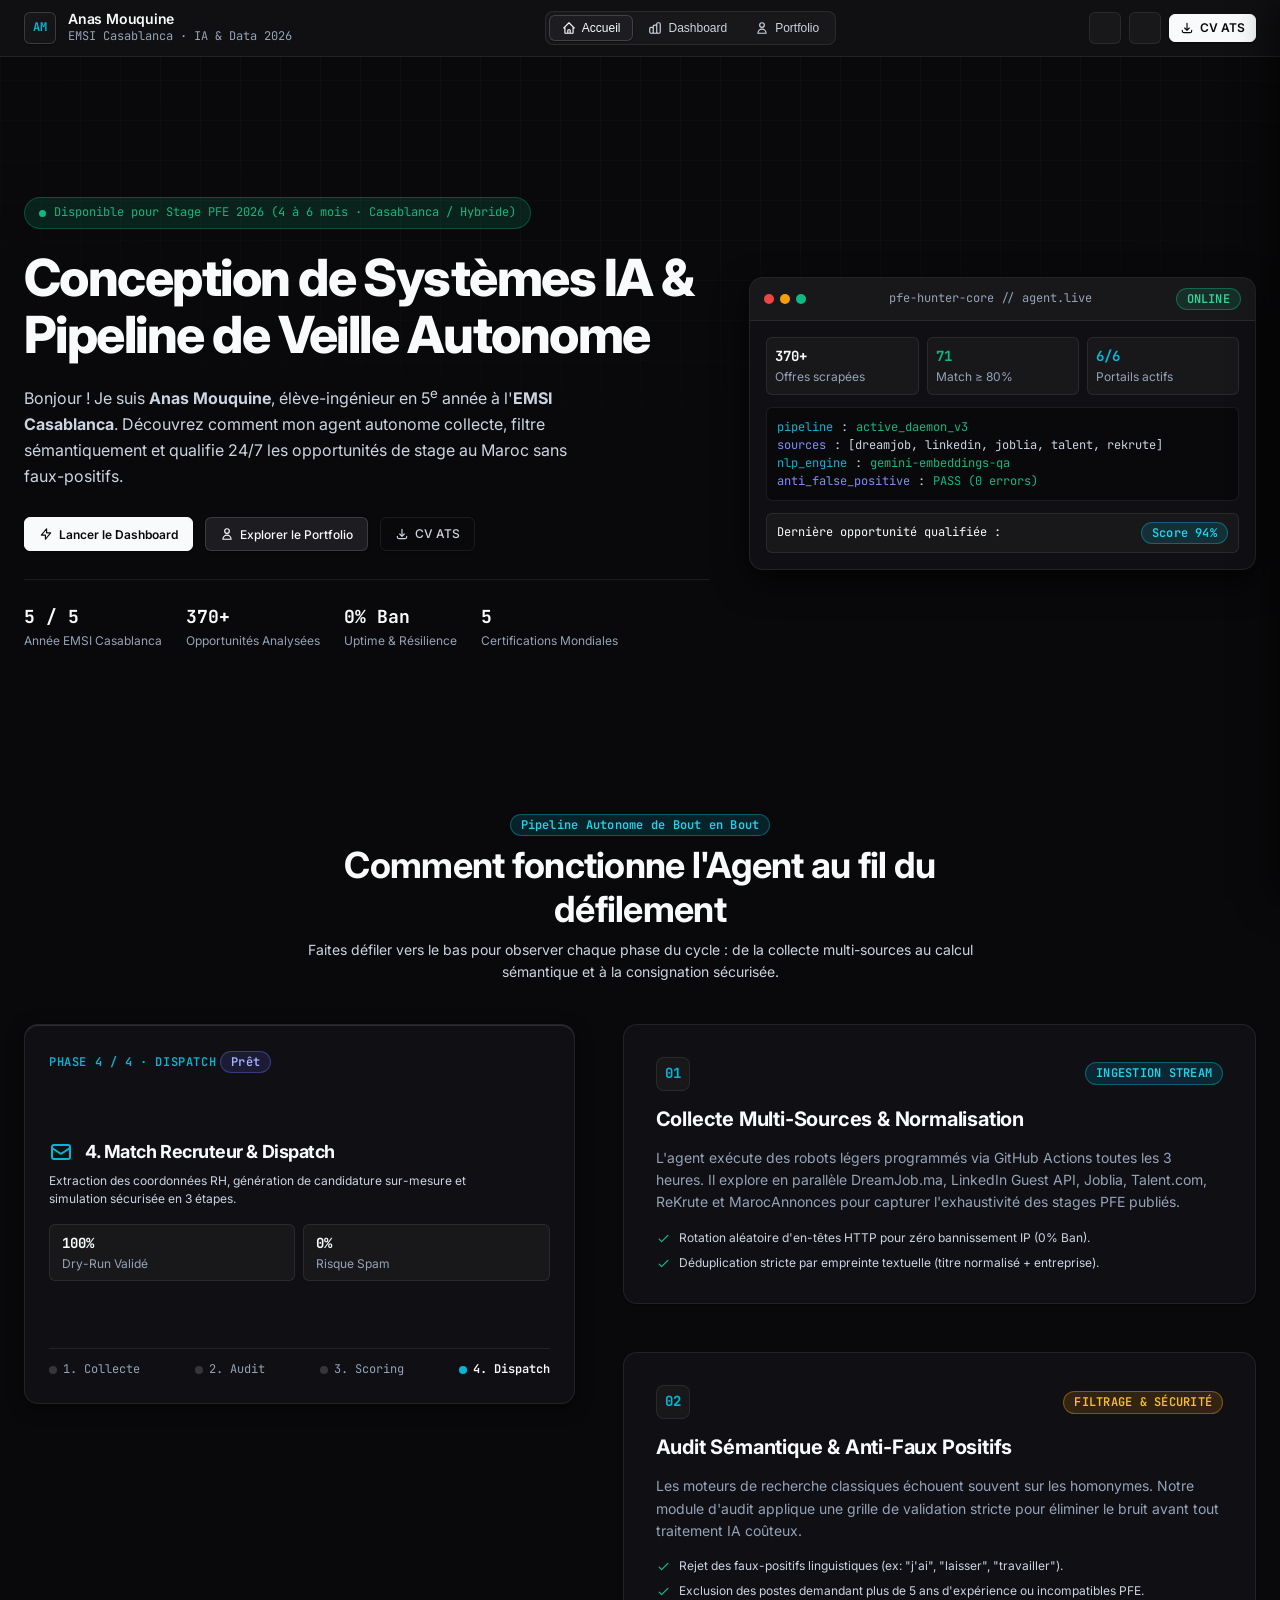
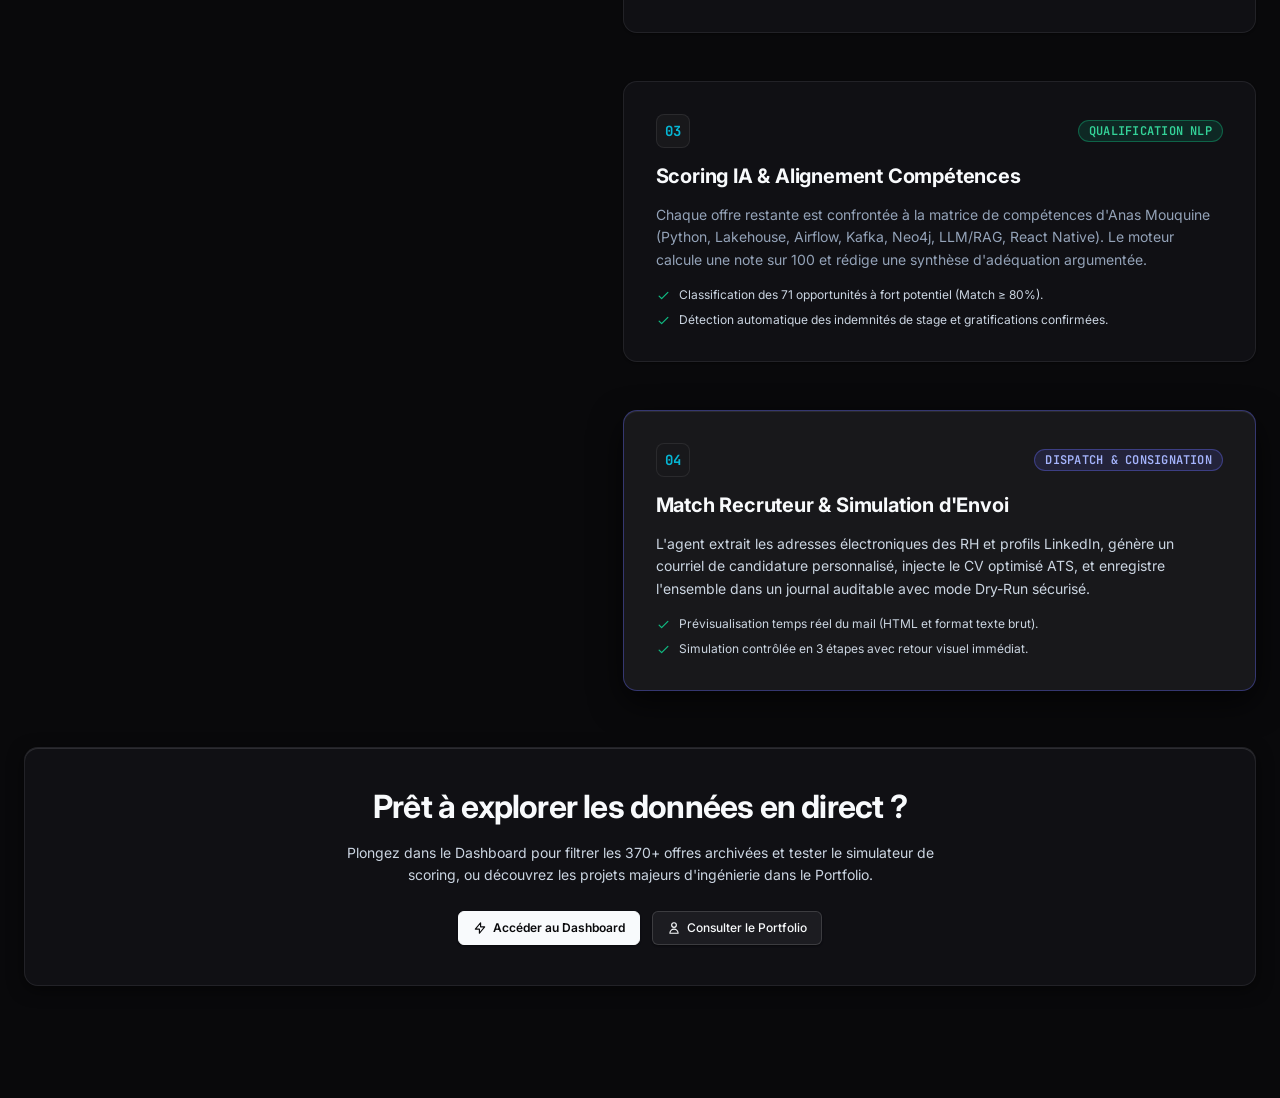
<file: index.html>
<!DOCTYPE html>
<html lang="fr">
<head>
  <meta charset="UTF-8">
  <meta http-equiv="refresh" content="0; url=docs/index.html">
  <title>Redirection vers Anas Mouquine PFE Platform</title>
  <script>
    window.location.href = "docs/index.html" + window.location.hash;
  </script>
</head>
<body style="font-family: sans-serif; background: #09090b; color: #fafafa; display: flex; align-items: center; justify-content: center; height: 100vh; margin: 0;">
  <p>Redirection vers la plateforme interactive... <a href="docs/index.html" style="color: #6366f1;">Cliquez ici si la redirection ne se fait pas automatiquement</a>.</p>
</body>
</html>
</file>
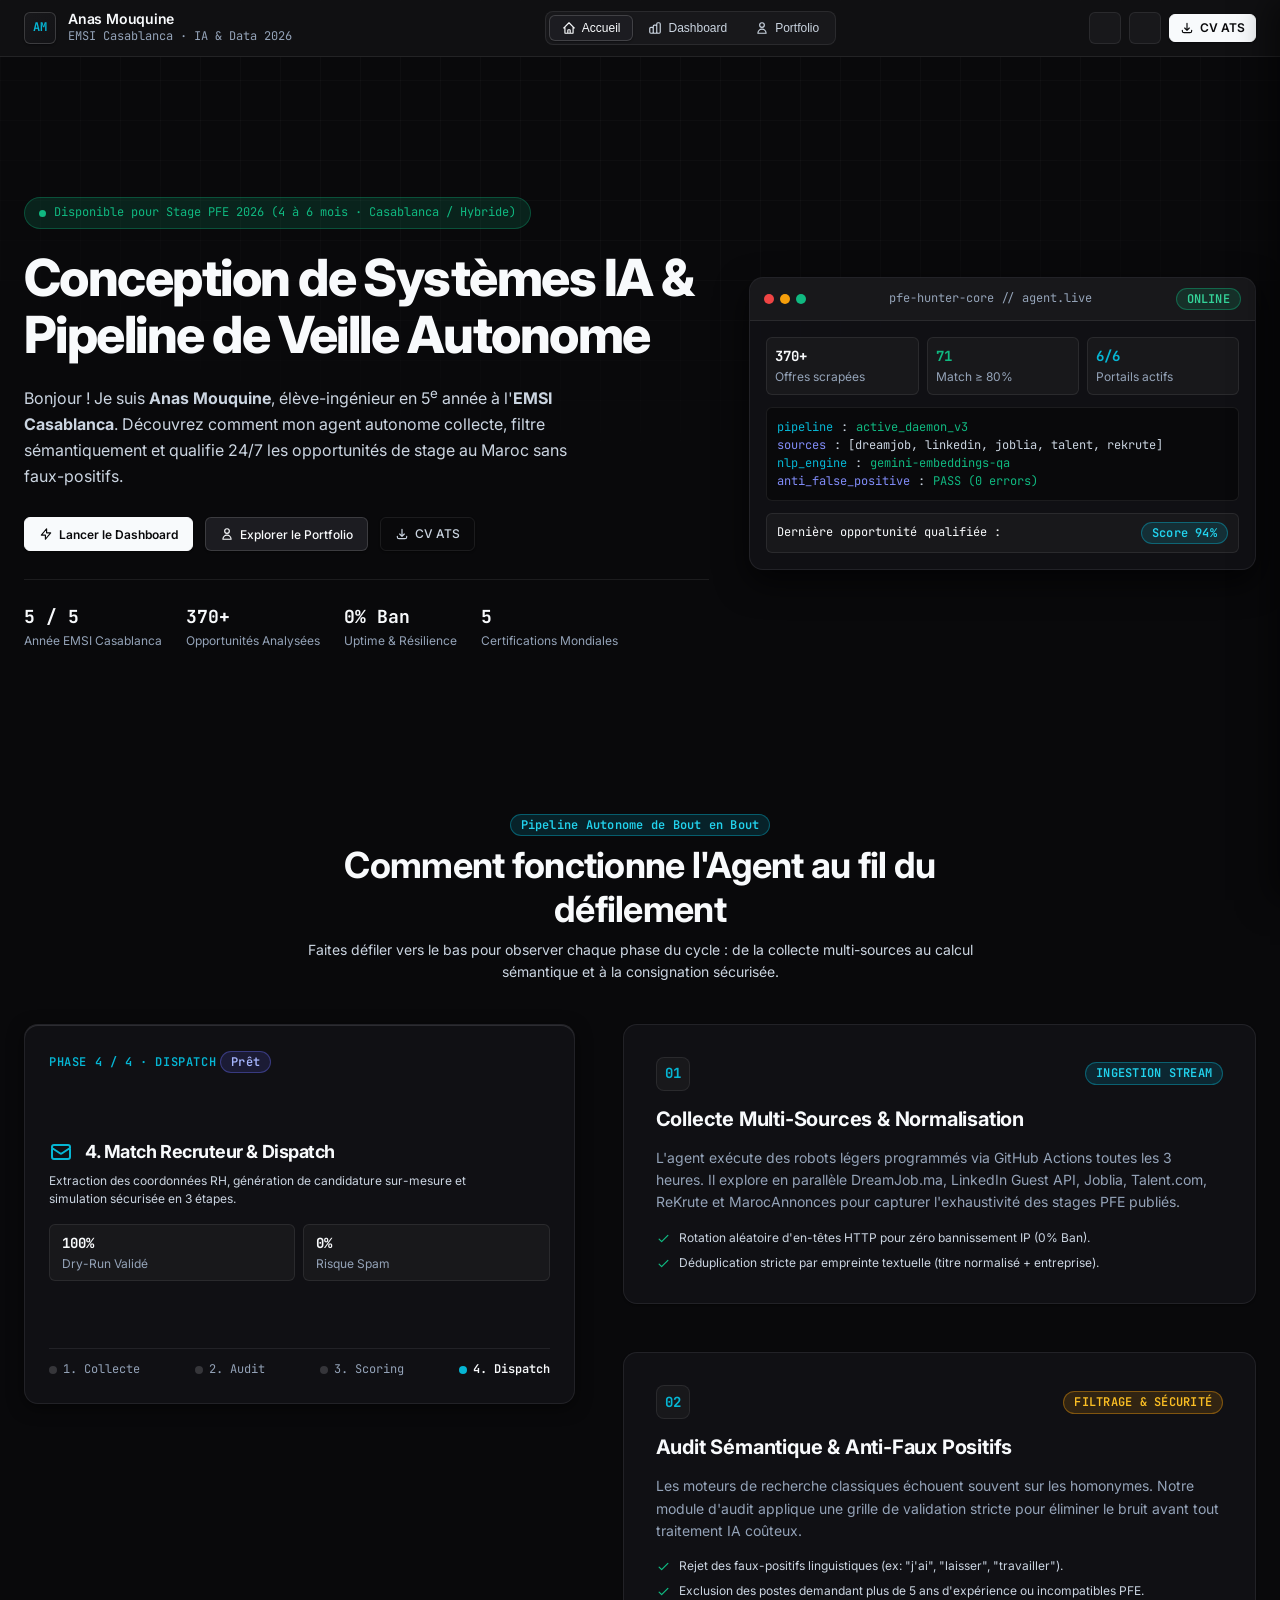
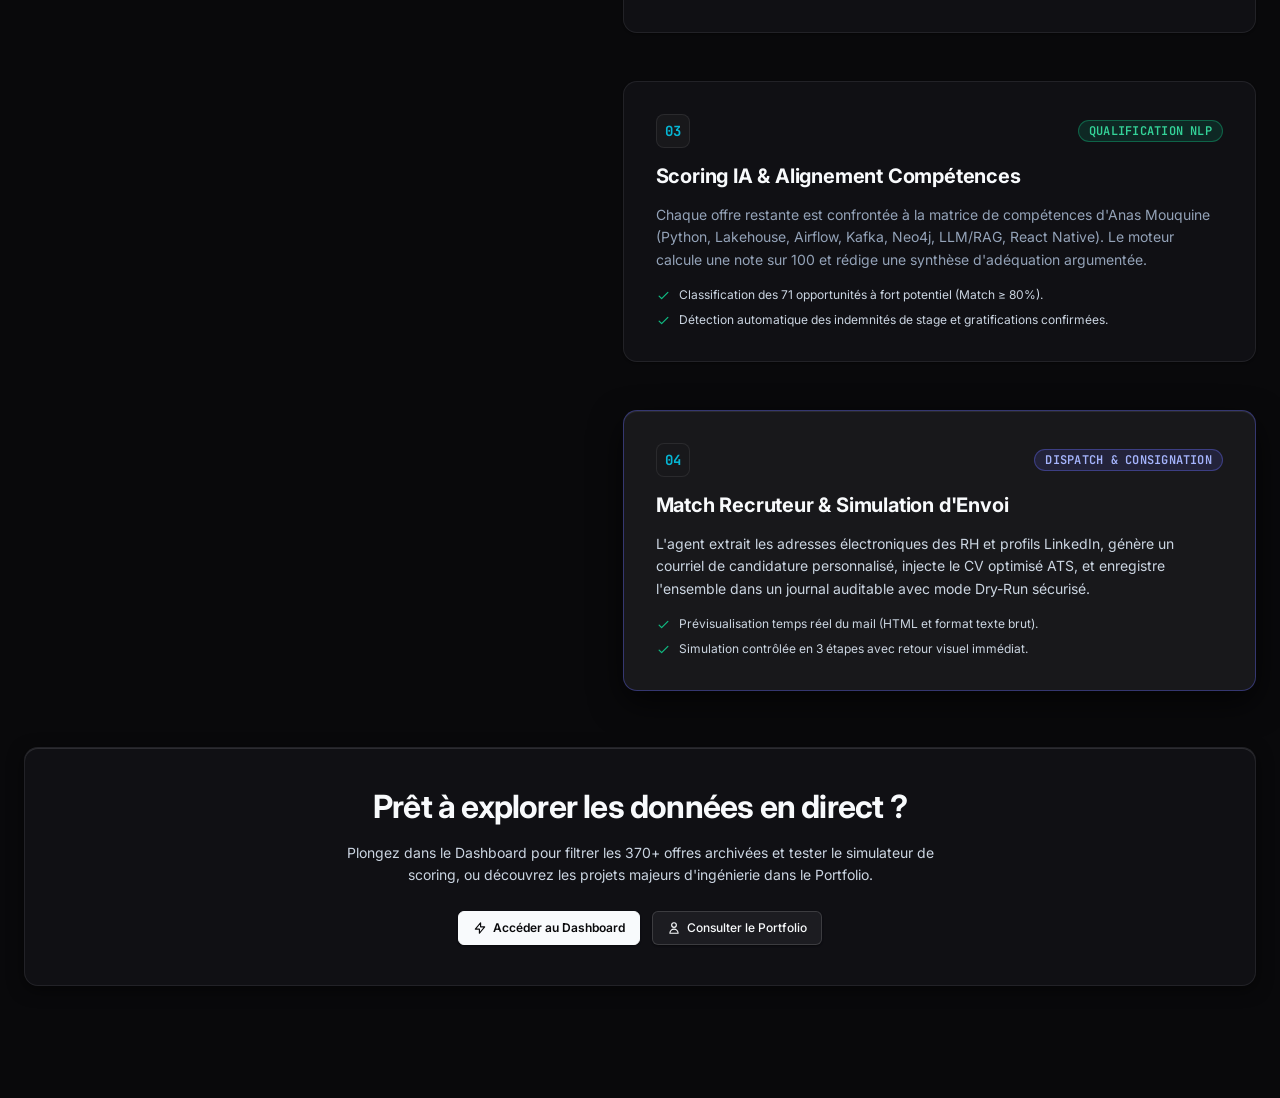
<file: docs/index.html>
<!-- impeccable-disable overused-font -->
<!DOCTYPE html>
<html lang="fr" data-theme="dark">
<head>
  <meta charset="UTF-8">
  <meta name="viewport" content="width=device-width, initial-scale=1.0">
  <title>Anas Mouquine · PFE Hunter Mission Control &amp; AI Portfolio (EMSI Casablanca)</title>
  <meta name="description" content="Plateforme interactive unifiée d'Anas Mouquine : Cockpit opérationnel de l'agent autonome de recherche de stage PFE et portfolio d'ingénierie en IA &amp; Data Engineering (EMSI Casablanca, 2026).">
  <meta name="author" content="Anas Mouquine">

  <!-- Favicon SVG -->
  <link rel="icon" type="image/svg+xml" href="data:image/svg+xml,<svg xmlns='http://www.w3.org/2000/svg' viewBox='0 0 100 100'><defs><linearGradient id='g' x1='0%' y1='0%' x2='100%' y2='100%'><stop offset='0%' stop-color='%2300e5ff'/><stop offset='100%' stop-color='%236366f1'/></linearGradient></defs><rect width='100' height='100' rx='24' fill='%23080c14'/><text x='50' y='64' font-family='sans-serif' font-size='44' font-weight='900' fill='url(%23g)' text-anchor='middle'>AM</text></svg>">

  <!-- Google Fonts: Inter & JetBrains Mono (Modern, Crisp & Technical) -->
  <link rel="preconnect" href="https://fonts.googleapis.com">
  <link rel="preconnect" href="https://fonts.gstatic.com" crossorigin>
  <link href="https://fonts.googleapis.com/css2?family=Inter:wght@300;400;500;600;700;800&family=JetBrains+Mono:wght@400;500;600;700&display=swap" rel="stylesheet">

  <!-- Modular CSS Files (Vanilla CSS / No Tailwind) -->
  <link rel="stylesheet" href="css/variables.css?v=3.1">
  <link rel="stylesheet" href="css/animations.css?v=3.1">
  <link rel="stylesheet" href="css/base.css?v=3.1">
  <link rel="stylesheet" href="css/components.css?v=3.1">
  <link rel="stylesheet" href="css/landing.css?v=3.1">
  <link rel="stylesheet" href="css/mission-control.css?v=3.1">
  <link rel="stylesheet" href="css/portfolio.css?v=3.1">
</head>
<body>

  <!-- Grid Overlay & Canvas -->
  <div class="bg-grid-overlay" aria-hidden="true"></div>
  <canvas id="confetti-canvas" class="confetti-canvas" aria-hidden="true"></canvas>

  <!-- Global Header -->
  <header class="app-header">
    <div class="container">
      <div class="header-inner">
        
        <!-- Brand Identity -->
        <div class="brand-wrapper" id="brand-home-btn" role="button" tabindex="0" title="Retour à la Page d'Accueil">
          <div class="brand-icon">AM</div>
          <div class="brand-text-col">
            <span class="brand-title">Anas Mouquine</span>
            <span class="brand-subtitle">EMSI Casablanca · IA &amp; Data 2026</span>
          </div>
        </div>

        <!-- Main Mode Switcher: 3 Unified Modes -->
        <nav class="mode-toggle-group" role="tablist" aria-label="Mode de navigation principal">
          <button id="mode-btn-home" class="mode-btn active" role="tab" aria-selected="true" title="Accueil et présentation du processus">
            <svg fill="none" viewBox="0 0 24 24" stroke="currentColor">
              <path stroke-linecap="round" stroke-linejoin="round" stroke-width="2" d="M3 12l2-2m0 0l7-7 7 7M5 10v10a1 1 0 001 1h3m10-11l2 2m-2-2v10a1 1 0 01-1 1h-3m-6 0a1 1 0 001-1v-4a1 1 0 011-1h2a1 1 0 011 1v4a1 1 0 001 1m-6 0h6" />
            </svg>
            <span>Accueil</span>
          </button>
          <button id="mode-btn-mission" class="mode-btn" role="tab" aria-selected="false" title="Cockpit opérationnel et base d'offres">
            <svg fill="none" viewBox="0 0 24 24" stroke="currentColor">
              <path stroke-linecap="round" stroke-linejoin="round" stroke-width="2" d="M9 19v-6a2 2 0 00-2-2H5a2 2 0 00-2 2v6a2 2 0 002 2h2a2 2 0 002-2zm0 0V9a2 2 0 012-2h2a2 2 0 012 2v10m-6 0a2 2 0 002 2h2a2 2 0 002-2m0 0V5a2 2 0 012-2h2a2 2 0 012 2v14a2 2 0 01-2 2h-2a2 2 0 01-2-2z" />
            </svg>
            <span>Dashboard</span>
          </button>
          <button id="mode-btn-portfolio" class="mode-btn" role="tab" aria-selected="false" title="Vitrine technique et projets pour recruteurs">
            <svg fill="none" viewBox="0 0 24 24" stroke="currentColor">
              <path stroke-linecap="round" stroke-linejoin="round" stroke-width="2" d="M16 7a4 4 0 11-8 0 4 4 0 018 0zM12 14a7 7 0 00-7 7h14a7 7 0 00-7-7z" />
            </svg>
            <span>Portfolio</span>
          </button>
        </nav>

        <!-- Header Actions: Sound Toggle, Theme Toggle & Quick CV -->
        <div class="header-actions">
          <button id="sound-toggle-btn" class="btn-icon" aria-label="Activer/Désactiver le son interactif" title="Effets sonores (Muet par défaut)">
            <span id="sound-icon-wrap">
              <svg fill="none" viewBox="0 0 24 24" stroke="currentColor">
                <path stroke-linecap="round" stroke-linejoin="round" stroke-width="2" d="M5.586 15H4a1 1 0 01-1-1v-4a1 1 0 011-1h1.586l4.707-4.707C10.923 3.663 12 4.109 12 5v14c0 .891-1.077 1.337-1.707.707L5.586 15z" />
                <path stroke-linecap="round" stroke-linejoin="round" stroke-width="2" d="M17 14l2-2m0 0l2-2m-2 2l-2-2m2 2l2 2" />
              </svg>
            </span>
          </button>

          <button id="theme-toggle-btn" class="btn-icon" aria-label="Basculer le thème clair/sombre" title="Basculer le thème">
            <span id="theme-icon-wrap">
              <svg fill="none" viewBox="0 0 24 24" stroke="currentColor">
                <path stroke-linecap="round" stroke-linejoin="round" stroke-width="2" d="M12 3v1m0 16v1m9-9h-1M4 12H3m15.364 6.364l-.707-.707M6.343 6.343l-.707-.707m12.728 0l-.707.707M6.343 17.657l-.707.707M16 12a4 4 0 11-8 0 4 4 0 018 0z" />
              </svg>
            </span>
          </button>

          <a href="cv_ats_pfe.pdf" download="Anas_Mouquine_CV_PFE.pdf" id="header-cv-download-btn" class="btn btn-primary btn-sm" title="Télécharger le CV ATS officiel">
            <svg fill="none" viewBox="0 0 24 24" stroke="currentColor">
              <path stroke-linecap="round" stroke-linejoin="round" stroke-width="2" d="M4 16v1a3 3 0 003 3h10a3 3 0 003-3v-1m-4-4l-4 4m0 0l-4-4m4 4V4" />
            </svg>
            <span class="btn-text-desktop">CV ATS</span>
          </a>
        </div>

      </div>
    </div>
  </header>

  <!-- =========================================================================
       VIEW 0: HOME LANDING & ANIMATED STORYBOARD (Impeccable High-Craft Standard)
       ========================================================================= -->
  <main id="view-home" class="home-landing-view view-enter">
    <div class="container">
      
      <!-- 1. Hero Section with Interactive Graphic Mockup -->
      <section class="home-hero-section" aria-label="Présentation de l'ingénieur et de l'agent">
        <div class="home-hero-content">
          <div class="home-hero-badge">
            <span class="status-dot status-dot-active"></span>
            <span>Disponible pour Stage PFE 2026 (4 à 6 mois · Casablanca / Hybride)</span>
          </div>

          <h1 class="home-hero-title">
            Conception de Systèmes IA &amp; Pipeline de Veille Autonome
          </h1>

          <p class="home-hero-desc">
            Bonjour ! Je suis <strong>Anas Mouquine</strong>, élève-ingénieur en 5<sup>e</sup> année à l'<strong>EMSI Casablanca</strong>. 
            Découvrez comment mon agent autonome collecte, filtre sémantiquement et qualifie 24/7 les opportunités de stage au Maroc sans faux-positifs.
          </p>

          <div class="home-hero-cta-group">
            <button id="hero-cta-dashboard-btn" class="btn btn-primary" title="Accéder directement au cockpit opérationnel">
              <svg fill="none" viewBox="0 0 24 24" stroke="currentColor"><path stroke-linecap="round" stroke-linejoin="round" stroke-width="2" d="M13 10V3L4 14h7v7l9-11h-7z"/></svg>
              <span>Lancer le Dashboard</span>
            </button>
            <button id="hero-cta-portfolio-btn" class="btn btn-secondary" title="Consulter mes projets d'ingénierie et mon profil">
              <svg fill="none" viewBox="0 0 24 24" stroke="currentColor"><path stroke-linecap="round" stroke-linejoin="round" stroke-width="2" d="M16 7a4 4 0 11-8 0 4 4 0 018 0zM12 14a7 7 0 00-7 7h14a7 7 0 00-7-7z"/></svg>
              <span>Explorer le Portfolio</span>
            </button>
            <a href="cv_ats_pfe.pdf" download="Anas_Mouquine_CV_PFE.pdf" class="btn btn-outline" title="Télécharger mon CV au format optimisé ATS">
              <svg fill="none" viewBox="0 0 24 24" stroke="currentColor"><path stroke-linecap="round" stroke-linejoin="round" stroke-width="2" d="M4 16v1a3 3 0 003 3h10a3 3 0 003-3v-1m-4-4l-4 4m0 0l-4-4m4 4V4"/></svg>
              <span>CV ATS</span>
            </a>
          </div>

          <div class="home-hero-meta-row">
            <div class="hero-meta-item">
              <span class="hero-meta-val">5 / 5</span>
              <span class="hero-meta-lbl">Année EMSI Casablanca</span>
            </div>
            <div class="hero-meta-item">
              <span class="hero-meta-val">370+</span>
              <span class="hero-meta-lbl">Opportunités Analysées</span>
            </div>
            <div class="hero-meta-item">
              <span class="hero-meta-val">0% Ban</span>
              <span class="hero-meta-lbl">Uptime &amp; Résilience</span>
            </div>
            <div class="hero-meta-item">
              <span class="hero-meta-val">5</span>
              <span class="hero-meta-lbl">Certifications Mondiales</span>
            </div>
          </div>
        </div>

        <!-- Interactive Animated Hero Mockup -->
        <div class="home-hero-visual" aria-hidden="true">
          <div class="mockup-frame">
            <div class="mockup-header-bar">
              <div class="mockup-dots">
                <span class="mockup-dot mockup-dot-red"></span>
                <span class="mockup-dot mockup-dot-yellow"></span>
                <span class="mockup-dot mockup-dot-green"></span>
              </div>
              <span class="mockup-header-title">pfe-hunter-core // agent.live</span>
              <span class="badge badge-success text-xs">ONLINE</span>
            </div>
            <div class="mockup-body">
              <div class="mockup-mini-kpi-row">
                <div class="mockup-mini-kpi">
                  <span class="mockup-mini-val">370+</span>
                  <span class="mockup-mini-lbl">Offres scrapées</span>
                </div>
                <div class="mockup-mini-kpi">
                  <span class="mockup-mini-val" style="color: var(--status-success);">71</span>
                  <span class="mockup-mini-lbl">Match ≥ 80%</span>
                </div>
                <div class="mockup-mini-kpi">
                  <span class="mockup-mini-val" style="color: var(--accent-cyan);">6/6</span>
                  <span class="mockup-mini-lbl">Portails actifs</span>
                </div>
              </div>

              <div class="mockup-code-block">
                <div class="mockup-code-line"><span class="token-cyan">pipeline</span>: <span class="token-green">active_daemon_v3</span></div>
                <div class="mockup-code-line"><span class="token-purple">sources</span>: [dreamjob, linkedin, joblia, talent, rekrute]</div>
                <div class="mockup-code-line"><span class="token-cyan">nlp_engine</span>: <span class="token-green">gemini-embeddings-qa</span></div>
                <div class="mockup-code-line"><span class="token-purple">anti_false_positive</span>: <span class="token-green">PASS (0 errors)</span></div>
              </div>

              <div class="mockup-stream-preview">
                <span style="font-family: var(--font-mono); font-size: var(--text-xs); color: var(--text-primary);">Dernière opportunité qualifiée :</span>
                <span class="badge badge-cyan">Score 94%</span>
              </div>
            </div>
          </div>
        </div>
      </section>

      <!-- 2. Sticky Storyboard: Process Animation As You Slide Down -->
      <section class="home-storyboard-section" id="storyboard-process-section" aria-label="Processus de fonctionnement de l'agent">
        <div class="storyboard-header">
          <span class="badge badge-cyan" style="align-self: center;">Pipeline Autonome de Bout en Bout</span>
          <h2 class="storyboard-section-title">Comment fonctionne l'Agent au fil du défilement</h2>
          <p class="storyboard-section-desc">
            Faites défiler vers le bas pour observer chaque phase du cycle : de la collecte multi-sources au calcul sémantique et à la consignation sécurisée.
          </p>
        </div>

        <div class="storyboard-layout">
          <!-- Left: Sticky Visual HUD Card -->
          <div class="storyboard-sticky-col">
            <div class="storyboard-sticky-wrapper">
              <div class="storyboard-display-card" id="storyboard-display-card">
                <div class="flex-between">
                  <span class="storyboard-display-badge" id="sb-hud-step-tag">PHASE 1 / 4</span>
                  <span class="badge badge-success" id="sb-hud-status-badge">Actif</span>
                </div>

                <div class="storyboard-display-visual">
                  <div class="storyboard-hud-header-row">
                    <div class="storyboard-hud-icon" id="sb-hud-icon">
                      <svg fill="none" viewBox="0 0 24 24" stroke="currentColor">
                        <path stroke-linecap="round" stroke-linejoin="round" stroke-width="2" d="M4 16v1a3 3 0 003 3h10a3 3 0 003-3v-1m-4-4l-4 4m0 0l-4-4m4 4V4" />
                      </svg>
                    </div>
                    <h3 class="storyboard-hud-title" id="sb-hud-title">1. Collecte Multi-Sources</h3>
                  </div>
                  <p class="storyboard-hud-subtitle" id="sb-hud-subtitle">
                    Surveillance simultanée de 6 portails marocains avec rotation d'User-Agents et respect des quotas anti-429.
                  </p>

                  <div class="storyboard-hud-metrics" id="sb-hud-metrics">
                    <div class="storyboard-hud-metric-box">
                      <span class="storyboard-hud-metric-val" id="sb-metric-1-val">6 / 6</span>
                      <span class="storyboard-hud-metric-lbl" id="sb-metric-1-lbl">Portails Scrappés</span>
                    </div>
                    <div class="storyboard-hud-metric-box">
                      <span class="storyboard-hud-metric-val" id="sb-metric-2-val">370+</span>
                      <span class="storyboard-hud-metric-lbl" id="sb-metric-2-lbl">Offres Traitées</span>
                    </div>
                  </div>
                </div>

                <div class="storyboard-progress-tracker">
                  <div class="storyboard-progress-step-pill active" data-step-nav="1">
                    <span class="storyboard-progress-step-dot"></span>
                    <span>1. Collecte</span>
                  </div>
                  <div class="storyboard-progress-step-pill" data-step-nav="2">
                    <span class="storyboard-progress-step-dot"></span>
                    <span>2. Audit</span>
                  </div>
                  <div class="storyboard-progress-step-pill" data-step-nav="3">
                    <span class="storyboard-progress-step-dot"></span>
                    <span>3. Scoring</span>
                  </div>
                  <div class="storyboard-progress-step-pill" data-step-nav="4">
                    <span class="storyboard-progress-step-dot"></span>
                    <span>4. Dispatch</span>
                  </div>
                </div>
              </div>
            </div>
          </div>

          <!-- Right: Scrolling Steps Column -->
          <div class="storyboard-steps-col">
            
            <!-- Step 1 Card -->
            <article class="storyboard-step-card active" data-step="1">
              <div class="step-card-number-row">
                <span class="step-number-badge">01</span>
                <span class="badge badge-cyan step-status-tag">INGESTION STREAM</span>
              </div>
              <h3 class="step-card-title">Collecte Multi-Sources &amp; Normalisation</h3>
              <p class="step-card-desc">
                L'agent exécute des robots légers programmés via GitHub Actions toutes les 3 heures. Il explore en parallèle DreamJob.ma, LinkedIn Guest API, Joblia, Talent.com, ReKrute et MarocAnnonces pour capturer l'exhaustivité des stages PFE publiés.
              </p>
              <ul class="step-highlights-list">
                <li class="step-highlight-item">
                  <svg fill="none" viewBox="0 0 24 24" stroke="currentColor"><path stroke-linecap="round" stroke-linejoin="round" stroke-width="2" d="M5 13l4 4L19 7"/></svg>
                  <span>Rotation aléatoire d'en-têtes HTTP pour zéro bannissement IP (0% Ban).</span>
                </li>
                <li class="step-highlight-item">
                  <svg fill="none" viewBox="0 0 24 24" stroke="currentColor"><path stroke-linecap="round" stroke-linejoin="round" stroke-width="2" d="M5 13l4 4L19 7"/></svg>
                  <span>Déduplication stricte par empreinte textuelle (titre normalisé + entreprise).</span>
                </li>
              </ul>
            </article>

            <!-- Step 2 Card -->
            <article class="storyboard-step-card" data-step="2">
              <div class="step-card-number-row">
                <span class="step-number-badge">02</span>
                <span class="badge badge-warning step-status-tag">FILTRAGE &amp; SÉCURITÉ</span>
              </div>
              <h3 class="step-card-title">Audit Sémantique &amp; Anti-Faux Positifs</h3>
              <p class="step-card-desc">
                Les moteurs de recherche classiques échouent souvent sur les homonymes. Notre module d'audit applique une grille de validation stricte pour éliminer le bruit avant tout traitement IA coûteux.
              </p>
              <ul class="step-highlights-list">
                <li class="step-highlight-item">
                  <svg fill="none" viewBox="0 0 24 24" stroke="currentColor"><path stroke-linecap="round" stroke-linejoin="round" stroke-width="2" d="M5 13l4 4L19 7"/></svg>
                  <span>Rejet des faux-positifs linguistiques (ex: "j'ai", "laisser", "travailler").</span>
                </li>
                <li class="step-highlight-item">
                  <svg fill="none" viewBox="0 0 24 24" stroke="currentColor"><path stroke-linecap="round" stroke-linejoin="round" stroke-width="2" d="M5 13l4 4L19 7"/></svg>
                  <span>Exclusion des postes demandant plus de 5 ans d'expérience ou incompatibles PFE.</span>
                </li>
              </ul>
            </article>

            <!-- Step 3 Card -->
            <article class="storyboard-step-card" data-step="3">
              <div class="step-card-number-row">
                <span class="step-number-badge">03</span>
                <span class="badge badge-success step-status-tag">QUALIFICATION NLP</span>
              </div>
              <h3 class="step-card-title">Scoring IA &amp; Alignement Compétences</h3>
              <p class="step-card-desc">
                Chaque offre restante est confrontée à la matrice de compétences d'Anas Mouquine (Python, Lakehouse, Airflow, Kafka, Neo4j, LLM/RAG, React Native). Le moteur calcule une note sur 100 et rédige une synthèse d'adéquation argumentée.
              </p>
              <ul class="step-highlights-list">
                <li class="step-highlight-item">
                  <svg fill="none" viewBox="0 0 24 24" stroke="currentColor"><path stroke-linecap="round" stroke-linejoin="round" stroke-width="2" d="M5 13l4 4L19 7"/></svg>
                  <span>Classification des 71 opportunités à fort potentiel (Match ≥ 80%).</span>
                </li>
                <li class="step-highlight-item">
                  <svg fill="none" viewBox="0 0 24 24" stroke="currentColor"><path stroke-linecap="round" stroke-linejoin="round" stroke-width="2" d="M5 13l4 4L19 7"/></svg>
                  <span>Détection automatique des indemnités de stage et gratifications confirmées.</span>
                </li>
              </ul>
            </article>

            <!-- Step 4 Card -->
            <article class="storyboard-step-card" data-step="4">
              <div class="step-card-number-row">
                <span class="step-number-badge">04</span>
                <span class="badge badge-indigo step-status-tag">DISPATCH &amp; CONSIGNATION</span>
              </div>
              <h3 class="step-card-title">Match Recruteur &amp; Simulation d'Envoi</h3>
              <p class="step-card-desc">
                L'agent extrait les adresses électroniques des RH et profils LinkedIn, génère un courriel de candidature personnalisé, injecte le CV optimisé ATS, et enregistre l'ensemble dans un journal auditable avec mode Dry-Run sécurisé.
              </p>
              <ul class="step-highlights-list">
                <li class="step-highlight-item">
                  <svg fill="none" viewBox="0 0 24 24" stroke="currentColor"><path stroke-linecap="round" stroke-linejoin="round" stroke-width="2" d="M5 13l4 4L19 7"/></svg>
                  <span>Prévisualisation temps réel du mail (HTML et format texte brut).</span>
                </li>
                <li class="step-highlight-item">
                  <svg fill="none" viewBox="0 0 24 24" stroke="currentColor"><path stroke-linecap="round" stroke-linejoin="round" stroke-width="2" d="M5 13l4 4L19 7"/></svg>
                  <span>Simulation contrôlée en 3 étapes avec retour visuel immédiat.</span>
                </li>
              </ul>
            </article>

          </div>
        </div>

        <!-- 3. Closing Bridge CTA -->
        <div class="home-cta-bridge">
          <h2>Prêt à explorer les données en direct ?</h2>
          <p>
            Plongez dans le Dashboard pour filtrer les 370+ offres archivées et tester le simulateur de scoring, ou découvrez les projets majeurs d'ingénierie dans le Portfolio.
          </p>
          <div class="home-bridge-actions">
            <button id="bridge-dashboard-btn" class="btn btn-primary">
              <svg fill="none" viewBox="0 0 24 24" stroke="currentColor"><path stroke-linecap="round" stroke-linejoin="round" stroke-width="2" d="M13 10V3L4 14h7v7l9-11h-7z"/></svg>
              <span>Accéder au Dashboard</span>
            </button>
            <button id="bridge-portfolio-btn" class="btn btn-secondary">
              <svg fill="none" viewBox="0 0 24 24" stroke="currentColor"><path stroke-linecap="round" stroke-linejoin="round" stroke-width="2" d="M16 7a4 4 0 11-8 0 4 4 0 018 0zM12 14a7 7 0 00-7 7h14a7 7 0 00-7-7z"/></svg>
              <span>Consulter le Portfolio</span>
            </button>
          </div>
        </div>

      </section>

    </div>
  </main>

  <!-- =========================================================================
       VIEW 1: AGENT MISSION CONTROL (Operations & Simulation Cockpit)
       ========================================================================= -->
  <main id="view-mission-control" class="mission-control-view hidden">
    <div class="container">
      
      <!-- Welcome & Identity HUD Strip -->
      <section class="welcome-hud-strip" aria-label="Présentation et statut de l'agent">
        <div class="welcome-avatar-col">
          <div class="welcome-avatar-wrap">
            <span class="welcome-avatar-monogram">AM</span>
            <span class="status-dot status-dot-active welcome-avatar-dot" title="En veille active · Casablanca"></span>
          </div>
        </div>
        <div class="welcome-text-col">
          <div class="welcome-title-row">
            <h1 class="welcome-heading">Mission Control · Agent Autonome PFE 2026</h1>
            <span class="badge badge-success">Système Opérationnel 24/7</span>
          </div>
          <p class="welcome-desc">
            Bonjour ! Je suis <strong>Anas Mouquine</strong>, élève-ingénieur en 5<sup>e</sup> année (IA &amp; Data Engineering) à l'<strong>EMSI Casablanca</strong>. 
            Cet agent autonome surveille en continu 6 portails d'emploi, qualifie sémantiquement les fiches de poste sans faux-positifs, et prépare des candidatures personnalisées.
          </p>
          <div class="welcome-quick-actions">
            <button class="welcome-chip-btn" id="quick-high-match-btn" title="Filtrer les opportunités à fort match">
              <svg fill="none" viewBox="0 0 24 24" stroke="currentColor"><path stroke-linecap="round" stroke-linejoin="round" stroke-width="2" d="M13 10V3L4 14h7v7l9-11h-7z"/></svg>
              <span>🎯 71 Offres Prioritaires (≥ 80%)</span>
            </button>
            <button class="welcome-chip-btn" id="quick-sandbox-btn" title="Tester le moteur de qualification IA">
              <svg fill="none" viewBox="0 0 24 24" stroke="currentColor"><path stroke-linecap="round" stroke-linejoin="round" stroke-width="2" d="M19.428 15.428a2 2 0 00-1.022-.547l-2.387-.477a6 6 0 00-3.86.517l-.318.158a6 6 0 01-3.86.517L6.05 15.21a2 2 0 00-1.806.547M8 4h8l-1 1v5.172a2 2 0 00.586 1.414l5 5c1.26 1.26.367 3.414-1.415 3.414H4.828c-1.782 0-2.674-2.154-1.414-3.414l5-5A2 2 0 009 10.172V5L8 4z"/></svg>
              <span>🧪 Tester le Simulateur IA</span>
            </button>
            <button class="welcome-chip-btn" id="quick-portfolio-btn" title="Accéder au portfolio exécutif">
              <svg fill="none" viewBox="0 0 24 24" stroke="currentColor"><path stroke-linecap="round" stroke-linejoin="round" stroke-width="2" d="M16 7a4 4 0 11-8 0 4 4 0 018 0zM12 14a7 7 0 00-7 7h14a7 7 0 00-7-7z"/></svg>
              <span>👤 Explorer le Portfolio IA</span>
            </button>
          </div>
        </div>
      </section>

      <!-- Scraper Monitor Health Bar -->
      <section class="scraper-ticker" aria-label="État de santé des scrapers">
        <div class="scraper-ticker-label">
          <span class="status-dot status-dot-active"></span>
          <span>Scrapers Actifs (6/6) :</span>
        </div>
        <div class="scraper-list" id="scraper-health-list">
          <div class="scraper-item" data-source="dreamjob">
            <span class="scraper-name">DreamJob.ma</span>
            <span class="scraper-status-text">159 offres</span>
          </div>
          <div class="scraper-item" data-source="linkedin_guest">
            <span class="scraper-name">LinkedIn Guest</span>
            <span class="scraper-status-text">148 offres</span>
          </div>
          <div class="scraper-item" data-source="joblia">
            <span class="scraper-name">Joblia.ma</span>
            <span class="scraper-status-text">34 offres</span>
          </div>
          <div class="scraper-item" data-source="talent">
            <span class="scraper-name">Talent.com</span>
            <span class="scraper-status-text">14 offres</span>
          </div>
          <div class="scraper-item" data-source="rekrute">
            <span class="scraper-name">ReKrute.com</span>
            <span class="scraper-status-text">8 offres</span>
          </div>
          <div class="scraper-item" data-source="marocannonces">
            <span class="scraper-name">MarocAnnonces</span>
            <span class="scraper-status-text">7 offres</span>
          </div>
        </div>
      </section>

      <!-- KPI Metrics Grid - Data-Dense HUD with Sparklines & Dispatched Card -->
      <section class="kpi-grid" aria-label="Indicateurs de performance opérationnelle">
        <div class="kpi-card kpi-card-total">
          <div class="kpi-header">
            <span class="kpi-label">Offres Archivées</span>
            <span class="kpi-trend-pill badge badge-neutral">+24/semaine</span>
          </div>
          <div class="kpi-value-row">
            <div id="kpi-total-scraped" class="kpi-value">--</div>
            <svg class="kpi-sparkline" viewBox="0 0 100 28" preserveAspectRatio="none">
              <path d="M0 24 Q 25 20, 50 14 T 75 10 T 100 4" stroke="#fafafa" />
            </svg>
          </div>
          <div class="kpi-subtext">Base réelle <code>applied_offers.json</code></div>
        </div>

        <div class="kpi-card kpi-card-high">
          <div class="kpi-header">
            <span class="kpi-label">Match Élevé (≥ 80%)</span>
            <span class="kpi-trend-pill badge badge-success">71 cibles</span>
          </div>
          <div class="kpi-value-row">
            <div id="kpi-high-match" class="kpi-value kpi-val-success">--</div>
            <svg class="kpi-sparkline" viewBox="0 0 100 28" preserveAspectRatio="none">
              <path d="M0 22 Q 25 18, 50 12 T 75 8 T 100 3" stroke="var(--status-success)" />
            </svg>
          </div>
          <div class="kpi-subtext">Compétences cibles IA &amp; Data validées</div>
        </div>

        <div class="kpi-card kpi-card-dispatched">
          <div class="kpi-header">
            <span class="kpi-label">Candidatures Transmises</span>
            <span class="kpi-trend-pill badge badge-indigo">Dispatched</span>
          </div>
          <div class="kpi-value-row">
            <div id="kpi-dispatched" class="kpi-value kpi-val-indigo">--</div>
            <svg class="kpi-sparkline" viewBox="0 0 100 28" preserveAspectRatio="none">
              <path d="M0 22 Q 30 18, 55 14 T 80 8 T 100 2" stroke="var(--accent-indigo)" />
            </svg>
          </div>
          <div class="kpi-subtext">Candidatures simulées &amp; validées</div>
        </div>

        <div class="kpi-card kpi-card-remunerated">
          <div class="kpi-header">
            <span class="kpi-label">Stages Rémunérés</span>
            <span class="kpi-trend-pill badge badge-cyan">69 offres</span>
          </div>
          <div class="kpi-value-row">
            <div id="kpi-remunerated" class="kpi-value kpi-val-cyan">--</div>
            <svg class="kpi-sparkline" viewBox="0 0 100 28" preserveAspectRatio="none">
              <path d="M0 24 Q 30 22, 55 16 T 80 10 T 100 5" stroke="var(--accent-cyan)" />
            </svg>
          </div>
          <div class="kpi-subtext">Gratification &amp; indemnité détectées</div>
        </div>

        <div class="kpi-card kpi-card-uptime">
          <div class="kpi-header">
            <span class="kpi-label">Sécurité &amp; Uptime</span>
            <span class="kpi-trend-pill badge badge-indigo">100% OK</span>
          </div>
          <div class="kpi-value-row">
            <div class="kpi-value kpi-val-indigo">0% Ban</div>
            <svg class="kpi-sparkline" viewBox="0 0 100 28" preserveAspectRatio="none">
              <path d="M0 14 Q 25 14, 50 14 T 75 14 T 100 14" stroke="#818cf8" />
            </svg>
          </div>
          <div class="kpi-subtext">100+ cycles GitHub Actions sans échec</div>
        </div>
      </section>

      <!-- Analytics Distribution Strip -->
      <section class="analytics-distribution-card" aria-label="Distribution et flux de scraping">
        <div class="dist-header">
          <div class="dist-title">
            <svg width="15" height="15" fill="none" viewBox="0 0 24 24" stroke="currentColor"><path stroke-linecap="round" stroke-linejoin="round" stroke-width="2" d="M9 19v-6a2 2 0 00-2-2H5a2 2 0 00-2 2v6a2 2 0 002 2h2a2 2 0 002-2zm0 0V9a2 2 0 012-2h2a2 2 0 012 2v10m-6 0a2 2 0 002 2h2a2 2 0 002-2m0 0V5a2 2 0 012-2h2a2 2 0 012 2v14a2 2 0 01-2 2h-2a2 2 0 01-2-2z"/></svg>
            <span>Distribution Qualité &amp; Flux Multi-Sources</span>
          </div>
          <div class="dist-legend">
            <span class="dist-legend-item"><span class="dist-legend-dot dist-dot-success"></span> Match ≥ 80% (<span id="dist-pct-high">19%</span>)</span>
            <span class="dist-legend-item"><span class="dist-legend-dot dist-dot-cyan"></span> Match 60-79% (<span id="dist-pct-med">25%</span>)</span>
            <span class="dist-legend-item"><span class="dist-legend-dot dist-dot-neutral"></span> Hors Cible &lt; 60% (<span id="dist-pct-low">56%</span>)</span>
          </div>
        </div>
        <div class="dist-bar-track">
          <div id="dist-seg-high" class="dist-bar-seg dist-seg-success" title="Match ≥ 80%"></div>
          <div id="dist-seg-med" class="dist-bar-seg dist-seg-cyan" title="Match 60-79%"></div>
          <div id="dist-seg-low" class="dist-bar-seg dist-seg-neutral" title="Hors cible < 60%"></div>
        </div>
        <div class="dist-sources-row" id="dist-sources-container">
          <span class="dist-source-chip" data-source="dreamjob">DreamJob.ma : <strong>159</strong></span>
          <span class="dist-source-chip" data-source="linkedin_guest">LinkedIn Guest : <strong>148</strong></span>
          <span class="dist-source-chip" data-source="joblia">Joblia : <strong>34</strong></span>
          <span class="dist-source-chip" data-source="talent">Talent.com : <strong>14</strong></span>
          <span class="dist-source-chip" data-source="rekrute">ReKrute : <strong>8</strong></span>
          <span class="dist-source-chip" data-source="marocannonces">MarocAnnonces : <strong>7</strong></span>
          <span class="dist-source-chip dist-sync-status"><span class="status-dot status-dot-active"></span> Pipeline sync OK</span>
        </div>
      </section>

      <!-- Main Operational Split: Offer Explorer (Left) & AI Playground / Preview (Right) -->
      <div class="control-grid-split">
        
        <!-- LEFT: Offer Explorer Table -->
        <section class="offer-explorer-card">
          <div class="card-header">
            <div>
              <h2 class="card-title">
                <svg width="18" height="18" fill="none" viewBox="0 0 24 24" stroke="currentColor"><path stroke-linecap="round" stroke-linejoin="round" stroke-width="2" d="M21 21l-6-6m2-5a7 7 0 11-14 0 7 7 0 0114 0z"/></svg>
                Explorateur d'Offres Scrappées
              </h2>
              <span class="card-subtitle">Analyse en temps réel des flux collectés par les scrapers</span>
            </div>
            <span id="filtered-count-badge" class="badge badge-neutral">Chargement...</span>
          </div>

          <!-- Filter & Search Controls -->
          <div class="filter-bar">
            <div class="filter-main-row">
              <div class="search-input-wrapper">
                <svg fill="none" viewBox="0 0 24 24" stroke="currentColor"><path stroke-linecap="round" stroke-linejoin="round" stroke-width="2" d="M21 21l-6-6m2-5a7 7 0 11-14 0 7 7 0 0114 0z"/></svg>
                <input type="text" id="search-offers-input" class="form-input" placeholder="Filtrer par titre, entreprise, compétence...">
                <span class="search-kbd-hint">⌘K</span>
              </div>

              <div class="filter-actions">
                <select id="filter-source-select" class="form-select filter-select-min">
                  <option value="all">Toutes sources</option>
                  <option value="dreamjob">DreamJob.ma</option>
                  <option value="linkedin_guest">LinkedIn Guest</option>
                  <option value="joblia">Joblia.ma</option>
                  <option value="talent">Talent.com</option>
                  <option value="rekrute">ReKrute.com</option>
                  <option value="marocannonces">MarocAnnonces</option>
                </select>

                <select id="filter-status-select" class="form-select filter-select-min">
                  <option value="all">Tous statuts</option>
                  <option value="high_match">Match ≥ 85%</option>
                  <option value="remunerated">Rémunérés</option>
                  <option value="dispatched">Dispatchés (Dry)</option>
                </select>
              </div>
            </div>

            <!-- Quick Filter Chips Row (Real dataset categories) -->
            <div class="filter-chips-row">
              <button class="filter-chip active" data-filter="all">Tous (370)</button>
              <button class="filter-chip" data-filter="high_match">Match ≥ 85% (52)</button>
              <button class="filter-chip" data-filter="remunerated">Rémunérés (69)</button>
              <button class="filter-chip" data-filter="ai_rag">IA &amp; LLM</button>
              <button class="filter-chip" data-filter="python">Python</button>
              <button class="filter-chip" data-filter="data_sql">Data &amp; SQL</button>
            </div>
          </div>

          <!-- Data Grid -->
          <div class="offer-table-wrapper">
            <table class="offer-table">
              <thead>
                <tr>
                  <th class="sortable-th" data-sort="title" title="Cliquer pour trier par titre">Poste &amp; Entreprise <span class="sort-icon">↕</span></th>
                  <th class="sortable-th" data-sort="source" title="Cliquer pour trier par source">Source <span class="sort-icon">↕</span></th>
                  <th class="sortable-th" data-sort="score" title="Cliquer pour trier par score">Score IA <span class="sort-icon">↕</span></th>
                  <th class="sortable-th" data-sort="status" title="Cliquer pour trier par statut">Statut <span class="sort-icon">↕</span></th>
                  <th class="text-right">Action</th>
                </tr>
              </thead>
              <tbody id="offers-table-body">
                <!-- Injected via app.js -->
              </tbody>
            </table>

            <!-- Table Pagination Bar -->
            <div class="table-pagination-bar">
              <div class="pagination-info" id="pagination-info">Affichage 1–25 sur 370 offres</div>
              <div class="pagination-nav">
                <button id="btn-prev-page" class="btn btn-outline btn-sm" disabled>&larr; Précédent</button>
                <span id="pagination-page-indicator" class="pagination-current-page">Page 1 / 15</span>
                <button id="btn-next-page" class="btn btn-outline btn-sm">Suivant &rarr;</button>
              </div>
            </div>
          </div>
        </section>

        <!-- RIGHT: AI Qualification Sandbox & Email Previewer -->
        <div class="flex-col-gap-6">
          
          <!-- AI Scoring Playground -->
          <section class="card scoring-sandbox">
            <div class="card-header">
              <div>
                <h3 class="card-title">
                  <svg width="20" height="20" fill="none" viewBox="0 0 24 24" stroke="var(--accent-cyan)"><path stroke-linecap="round" stroke-linejoin="round" stroke-width="2" d="M13 10V3L4 14h7v7l9-11h-7z"/></svg>
                  Simulateur de Scoring IA
                </h3>
                <span class="card-subtitle">Testez le moteur de qualification en direct sur n'importe quel texte</span>
              </div>
            </div>

            <!-- Preset Buttons -->
            <div class="preset-buttons-group">
              <button class="preset-btn" data-preset="pfe_ai">Stage IA &amp; RAG</button>
              <button class="preset-btn" data-preset="data_lakehouse">Data Lakehouse</button>
              <button class="preset-btn" data-preset="senior_excluded">Senior 7+ ans (Exclue)</button>
              <button class="preset-btn" data-preset="homonym_ia">Faux-positif "j'ai"</button>
            </div>

            <!-- Input Textarea -->
            <div class="form-group">
              <textarea id="sandbox-input-textarea" class="form-textarea" placeholder="Collez ici le texte d'une offre d'emploi ou cliquez sur un exemple ci-dessus..."></textarea>
            </div>

            <button id="sandbox-run-btn" class="btn btn-primary btn-block">
              <svg fill="none" viewBox="0 0 24 24" stroke="currentColor"><path stroke-linecap="round" stroke-linejoin="round" stroke-width="2" d="M9 12l2 2 4-4m6 2a9 9 0 11-18 0 9 9 0 0118 0z"/></svg>
              Qualifier l'Offre avec l'IA
            </button>

            <!-- Results Output Panel -->
            <div class="scoring-result-panel">
              <div class="score-display-header">
                <div class="score-gauge-box">
                  <span id="sandbox-score-number" class="score-big-number">--</span>
                  <span class="score-max-number">/ 100</span>
                </div>
                <span id="sandbox-verdict-badge" class="badge badge-neutral">En attente de texte</span>
              </div>

              <!-- Explanatory Reasoning -->
              <p id="sandbox-reasoning-text" class="card-subtitle leading-relaxed">
                Sélectionnez un preset ou saisissez une fiche de poste pour observer le calcul de compatibilité sémantique et la détection d'exclusions.
              </p>

              <!-- Detected Skills -->
              <div>
                <span class="form-label">Compétences Détectées :</span>
                <div id="sandbox-detected-skills" class="skills-detected-chips mt-1">
                  <span class="text-muted text-xs">--</span>
                </div>
              </div>

              <!-- Missing Skills (Hook Added) -->
              <div>
                <span class="form-label">Compétences Manquantes :</span>
                <div id="sandbox-missing-skills" class="skills-detected-chips mt-1">
                  <span class="text-muted text-xs">--</span>
                </div>
              </div>

              <!-- Exclusions / Anti-False-Positive Alerts -->
              <div>
                <span class="form-label">Audit Sécurité &amp; Faux-Positifs :</span>
                <div id="sandbox-exclusions-list" class="flex-col-gap-2 mt-1">
                  <span class="text-muted text-xs">Aucun facteur bloquant</span>
                </div>
              </div>
            </div>
          </section>

          <!-- Email Dispatcher & Dry-Run Previewer -->
          <section id="email-preview-section" class="card">
            <div class="card-header">
              <div>
                <h3 class="card-title">
                  <svg width="20" height="20" fill="none" viewBox="0 0 24 24" stroke="var(--accent-cyan)"><path stroke-linecap="round" stroke-linejoin="round" stroke-width="2" d="M3 8l7.89 5.26a2 2 0 002.22 0L21 8M5 19h14a2 2 0 002-2V7a2 2 0 00-2-2H5a2 2 0 00-2 2v10a2 2 0 002 2z"/></svg>
                  Générateur de Candidature
                </h3>
                <span class="card-subtitle">Prévisualisation du courriel personnalisé expédié par Gmail SMTP</span>
              </div>
            </div>

            <div class="email-preview-box">
              <div class="email-tabs-header">
                <div class="email-tab-group" role="tablist">
                  <button id="tab-btn-html" class="email-tab-btn active" role="tab" aria-selected="true">Rendu HTML</button>
                  <button id="tab-btn-plain" class="email-tab-btn" role="tab" aria-selected="false">Texte Brut</button>
                </div>
                <span class="badge badge-success">Mode Dry-Run Sécurisé</span>
              </div>

              <!-- Dynamic Email Subject Bar (Hook Added) -->
              <div class="email-subject-bar">
                <span class="email-subject-label">Objet :</span>
                <span id="email-preview-subject" class="email-subject-text">Candidature Stage PFE (IA &amp; Data Engineering) – Anas MOUQUINE – Capgemini Engineering</span>
              </div>

              <!-- HTML View -->
              <div id="email-html-view" class="email-body-content">
                <p><strong>À l'attention de l'équipe Recrutement · <span id="email-preview-company">Capgemini Engineering</span></strong></p>
                <p>Madame, Monsieur,</p>
                <p>Actuellement en 5<sup>e</sup> année du cycle d'ingénieur d'État en <strong>Intelligence Artificielle &amp; Génie des Données à l'EMSI Casablanca</strong>, je vous soumets ma candidature pour un <strong>Stage de Fin d'Études (PFE 2026)</strong> au sein de vos équipes.</p>
                <p>Passionné par la mise en production de pipelines de données distribués et de systèmes multi-agents, j'ai développé des solutions opérationnelles exploitant <em>Python, Apache Airflow, Kafka, Docker et les architectures Medallion Lakehouse</em>.</p>
                <p>Vous trouverez ci-joint mon <strong>CV ATS</strong> détaillant mes projets et mes certifications Google, HKUST et Meta.</p>
                <p>Cordialement,<br><strong>Anas MOUQUINE</strong><br><small>+212 672-104126 · anasmouqine@gmail.com</small></p>
              </div>

              <!-- Plain Text View -->
              <div id="email-plain-view" class="email-body-content email-plain-text-style hidden">Objet: Candidature Stage PFE (IA &amp; Data Engineering) - Anas MOUQUINE

Madame, Monsieur,

Élève-ingénieur en 5e année à l'EMSI Casablanca (spécialité IA &amp; Data Engineering), je vous propose ma candidature pour votre opportunité de stage PFE 2026.

Fort de mes réalisations sur des architectures distribuées (Airflow, Kafka, Lakehouse) et des frameworks multi-agents RAG, je serais honoré d'apporter mon dynamisme à vos projets techniques.

Pièce jointe : cv_ats_pfe.pdf
Portfolio : anasmouquinee.github.io/port/
LinkedIn : linkedin.com/in/anas-mouqine-329207304/

Anas MOUQUINE
+212 672-104126</div>
            </div>

            <!-- Attached CV Badge -->
            <div class="email-attachment-pill">
              <svg fill="none" viewBox="0 0 24 24" stroke="currentColor"><path stroke-linecap="round" stroke-linejoin="round" stroke-width="2" d="M15.172 7l-6.586 6.586a2 2 0 102.828 2.828l6.414-6.586a4 4 0 00-5.656-5.656l-6.415 6.585a6 6 0 108.486 8.486L20.5 13"/></svg>
              <span>Pièce jointe injectée : <strong>cv_ats_pfe.pdf</strong> (Format optimisé pour filtres ATS)</span>
            </div>

            <!-- Dry Run Simulation Button & Pipeline -->
            <div class="mt-4">
              <button id="btn-dry-run-dispatch" class="btn btn-outline btn-block">
                <svg fill="none" viewBox="0 0 24 24" stroke="currentColor"><path stroke-linecap="round" stroke-linejoin="round" stroke-width="2" d="M12 19l9 2-9-18-9 18 9-2zm0 0v-8"/></svg>
                Tester la Simulation d'Envoi (Dry-Run)
              </button>

              <div id="dry-run-simulation-pipeline" class="simulation-pipeline hidden">
                <div id="step-sim-1" class="simulation-step">
                  <span class="simulation-step-icon">1.</span>
                  <span>Contrôle anti-spam &amp; validation sémantique</span>
                </div>
                <div id="step-sim-2" class="simulation-step">
                  <span class="simulation-step-icon">2.</span>
                  <span>Injection cv_ats_pfe.pdf &amp; personnalisation template</span>
                </div>
                <div id="step-sim-3" class="simulation-step">
                  <span class="simulation-step-icon">3.</span>
                  <span>Consignation sécurisée dans applied_offers.json (Dry-Run OK)</span>
                </div>
              </div>
            </div>
          </section>

        </div>
      </div>

    </div>
  </main>


  <!-- =========================================================================
       VIEW 2: EXECUTIVE AI PORTFOLIO (Recruiter & PFE Showcase)
       ========================================================================= -->
  <main id="view-portfolio" class="portfolio-view hidden">
    <div class="container">
      
      <!-- Hero Section -->
      <section class="portfolio-hero">
        <div class="hero-content">
          <div class="hero-status-pill">
            <span class="status-dot status-dot-active"></span>
            <span>Disponible pour Stage PFE 2026 (4 à 6 mois)</span>
          </div>

          <h1 class="hero-title">
            Conception de Systèmes <span class="hero-highlight">IA &amp; Architectures Big Data</span>
          </h1>

          <p class="hero-description">
            Élève-Ingénieur en 5<sup>e</sup> Année à l'<strong>EMSI Casablanca</strong>. Spécialisé dans les systèmes autonomes multi-agents, les architectures <strong>Medallion Lakehouse</strong> (Airflow, Kafka), les moteurs de recommandation sur graphes <strong>Neo4j</strong> et l'ingénierie LLM / RAG.
          </p>

          <div class="hero-cta-group">
            <a href="mailto:anasmouqine@gmail.com" class="btn btn-primary">
              <svg fill="none" viewBox="0 0 24 24" stroke="currentColor"><path stroke-linecap="round" stroke-linejoin="round" stroke-width="2" d="M3 8l7.89 5.26a2 2 0 002.22 0L21 8M5 19h14a2 2 0 002-2V7a2 2 0 00-2-2H5a2 2 0 00-2 2v10a2 2 0 002 2z"/></svg>
              Planifier un Entretien
            </a>
            <a href="cv_ats_pfe.pdf" download="Anas_Mouquine_CV_PFE.pdf" class="btn btn-secondary">
              <svg fill="none" viewBox="0 0 24 24" stroke="currentColor"><path stroke-linecap="round" stroke-linejoin="round" stroke-width="2" d="M4 16v1a3 3 0 003 3h10a3 3 0 003-3v-1m-4-4l-4 4m0 0l-4-4m4 4V4"/></svg>
              Télécharger CV ATS
            </a>
            <button id="hero-view-bot-btn" class="btn btn-outline">
              <svg fill="none" viewBox="0 0 24 24" stroke="currentColor"><path stroke-linecap="round" stroke-linejoin="round" stroke-width="2" d="M9 19v-6a2 2 0 00-2-2H5a2 2 0 00-2 2v6a2 2 0 002 2h2a2 2 0 002-2zm0 0V9a2 2 0 012-2h2a2 2 0 012 2v10m-6 0a2 2 0 002 2h2a2 2 0 002-2m0 0V5a2 2 0 012-2h2a2 2 0 012 2v14a2 2 0 01-2 2h-2a2 2 0 01-2-2z"/></svg>
              Voir le Bot en Action
            </button>
          </div>

          <div class="hero-meta-grid">
            <div class="meta-stat-item">
              <span class="meta-stat-val">5 / 5</span>
              <span class="meta-stat-lbl">Année EMSI Casablanca</span>
            </div>
            <div class="meta-stat-item">
              <span class="meta-stat-val">100+</span>
              <span class="meta-stat-lbl">Runs CI/CD en Production</span>
            </div>
            <div class="meta-stat-item">
              <span class="meta-stat-val">5</span>
              <span class="meta-stat-lbl">Certifications Internationales</span>
            </div>
          </div>
        </div>

        <!-- Interactive Terminal Widget -->
        <div class="terminal-window" aria-label="Console interactive de présentation">
          <div class="terminal-header">
            <div class="terminal-dots">
              <span class="dot dot-red"></span>
              <span class="dot dot-yellow"></span>
              <span class="dot dot-green"></span>
            </div>
            <span class="terminal-title">anas-mouquine@emsi-lab:~</span>
            <span class="terminal-spacer"></span>
          </div>

          <div id="terminal-output" class="terminal-body">
            <!-- Populated via terminal-engine.js -->
          </div>

          <!-- Quick Terminal Command Pills -->
          <div class="terminal-quick-bar" id="terminal-quick-bar">
            <span class="terminal-quick-label">Cmds :</span>
            <button type="button" class="terminal-quick-btn" data-cmd="bio">bio</button>
            <button type="button" class="terminal-quick-btn" data-cmd="skills">skills</button>
            <button type="button" class="terminal-quick-btn" data-cmd="projects">projects</button>
            <button type="button" class="terminal-quick-btn" data-cmd="pfe">pfe</button>
            <button type="button" class="terminal-quick-btn" data-cmd="status">status</button>
            <button type="button" class="terminal-quick-btn" data-cmd="download-cv">download-cv</button>
          </div>

          <div class="terminal-input-form">
            <span class="terminal-prompt-arrow">➜</span>
            <input type="text" id="terminal-input" class="terminal-input" placeholder="Tapez une commande (ex: help, bio, skills, pfe, Tab=complétion)..." autocomplete="off" spellcheck="false">
          </div>
        </div>
      </section>

      <!-- Projects Architecture Showcase -->
      <section class="portfolio-section">
        <div class="section-header-row">
          <h2>Projets Phares &amp; Architectures Distribuées</h2>
          <p>Systèmes conçus avec les standards de production logicielle et déployés en conditions réelles.</p>
        </div>

        <div class="projects-grid">
          
          <!-- Project 1: Autonomous PFE Hunter Agent -->
          <article class="project-card">
            <div class="project-media-wrap">
              <img src="assets/github_actions_runs.png" alt="Autonomous Hunter Agent CI/CD Runs" loading="lazy">
              <div class="project-badge-overlay">
                <span class="badge badge-cyan">IA &amp; Automation</span>
              </div>
            </div>
            <div class="project-content">
              <h3 class="project-title">Autonomous PFE Hunter Agent</h3>
              <p class="project-desc">
                Bot autonome exécuté 24/7 sur GitHub Actions. Collecte sur 6 portails d'emploi, filtre sémantiquement les offres sans faux-positifs, extrait les emails RH et envoie des candidatures personnalisées via SMTP sécurisé.
              </p>
              <div class="project-tech-chips">
                <span class="badge badge-neutral">Python 3.11</span>
                <span class="badge badge-neutral">GitHub Actions</span>
                <span class="badge badge-neutral">Gemini NLP</span>
                <span class="badge badge-neutral">BeautifulSoup</span>
              </div>
              <div class="project-footer-actions">
                <a href="https://github.com/anasmouquinee/-pfe-hunter-agent" target="_blank" class="btn btn-outline btn-sm">Dépôt GitHub</a>
                <button class="btn btn-primary btn-sm project-btn-test-agent">Tester l'Agent</button>
              </div>
            </div>
          </article>

          <!-- Project 2: Enterprise Media Lakehouse -->
          <article class="project-card">
            <div class="project-media-wrap">
              <img src="assets/pipeline_showcase.jpg" alt="Medallion Lakehouse Architecture" loading="lazy">
              <div class="project-badge-overlay">
                <span class="badge badge-success">Big Data &amp; ETL</span>
              </div>
            </div>
            <div class="project-content">
              <h3 class="project-title">Enterprise Media Lakehouse</h3>
              <p class="project-desc">
                Plateforme de données distribuée implémentant l'architecture Medallion (Bronze / Silver / Gold). Orchestration de DAGs sous Apache Airflow, ingestion streaming via Apache Kafka et conteneurisation Docker multi-services.
              </p>
              <div class="project-tech-chips">
                <span class="badge badge-neutral">Apache Airflow</span>
                <span class="badge badge-neutral">Apache Kafka</span>
                <span class="badge badge-neutral">Docker Compose</span>
                <span class="badge badge-neutral">PostgreSQL</span>
              </div>
              <div class="project-footer-actions">
                <a href="https://github.com/anasmouquinee/Projet-Architecture-de-donn-es" target="_blank" class="btn btn-outline btn-sm">Dépôt GitHub</a>
                <span class="badge badge-cyan">Architecture Validée</span>
              </div>
            </div>
          </article>

          <!-- Project 3: Film-A Hybrid Recommender -->
          <article class="project-card">
            <div class="project-media-wrap">
              <img src="assets/film_a_showcase.jpg" alt="Film-A Neo4j Graph Showcase" loading="lazy">
              <div class="project-badge-overlay">
                <span class="badge badge-warning">Graphes &amp; LLM</span>
              </div>
            </div>
            <div class="project-content">
              <h3 class="project-title">Film-A Recommender System</h3>
              <p class="project-desc">
                Moteur de recommandation hybride combinant la puissance relationnelle des bases de données orientées graphe Neo4j et le raisonnement sémantique de l'API Gemini avec application mobile React Native.
              </p>
              <div class="project-tech-chips">
                <span class="badge badge-neutral">Neo4j</span>
                <span class="badge badge-neutral">React Native</span>
                <span class="badge badge-neutral">Gemini AI</span>
                <span class="badge badge-neutral">Node.js</span>
              </div>
              <div class="project-footer-actions">
                <a href="https://github.com/anasmouquinee/film-rec" target="_blank" class="btn btn-outline btn-sm">Dépôt GitHub</a>
                <span class="badge badge-cyan">Full-Stack IA</span>
              </div>
            </div>
          </article>

        </div>
      </section>

      <!-- Verified Certifications -->
      <section class="portfolio-section">
        <div class="section-header-row">
          <h2>Certifications Vérifiées</h2>
          <p>Compétences validées par les institutions académiques et industrielles mondiales.</p>
        </div>

        <div class="certifications-grid">
          <div class="cert-card">
            <div class="cert-issuer-badge">GOOG</div>
            <div class="cert-info">
              <span class="cert-title">Agile Project Management</span>
              <span class="cert-issuer">Google</span>
              <span class="cert-id">ID: G2064X5FGLVB</span>
            </div>
          </div>

          <div class="cert-card">
            <div class="cert-issuer-badge">HKUST</div>
            <div class="cert-info">
              <span class="cert-title">Software Engineering Design</span>
              <span class="cert-issuer">HKUST</span>
              <span class="cert-id">ID: PYISBTHNMK4R</span>
            </div>
          </div>

          <div class="cert-card">
            <div class="cert-issuer-badge">UMICH</div>
            <div class="cert-info">
              <span class="cert-title">Python Web Data &amp; REST APIs</span>
              <span class="cert-issuer">University of Michigan</span>
              <span class="cert-id">ID: 3HIOWYMU2G7V</span>
            </div>
          </div>

          <div class="cert-card">
            <div class="cert-issuer-badge">EPFL</div>
            <div class="cert-info">
              <span class="cert-title">POO en C++ (Mémoire &amp; Archi)</span>
              <span class="cert-issuer">EPFL Lausanne</span>
              <span class="cert-id">ID: 402FN9N1EN8K</span>
            </div>
          </div>

          <div class="cert-card">
            <div class="cert-issuer-badge">META</div>
            <div class="cert-info">
              <span class="cert-title">Advanced React Architecture</span>
              <span class="cert-issuer">Meta</span>
              <span class="cert-id">ID: EOQZZ5AJA4PN</span>
            </div>
          </div>
        </div>
      </section>

      <!-- Contact & Availability Section -->
      <section class="card portfolio-cta-card">
        <h2>Prêt à Démarrer Votre Projet PFE</h2>
        <p class="portfolio-cta-desc">
          Disponible pour un stage de 4 à 6 mois à Casablanca, Rabat ou en Télétravail à partir de Février 2026.
        </p>
        <div class="flex-center-wrap">
          <a href="mailto:anasmouqine@gmail.com" class="btn btn-primary">
            <svg fill="none" viewBox="0 0 24 24" stroke="currentColor"><path stroke-linecap="round" stroke-linejoin="round" stroke-width="2" d="M3 8l7.89 5.26a2 2 0 002.22 0L21 8M5 19h14a2 2 0 002-2V7a2 2 0 00-2-2H5a2 2 0 00-2 2v10a2 2 0 002 2z"/></svg>
            anasmouqine@gmail.com
          </a>
          <a href="https://www.linkedin.com/in/anas-mouqine-329207304/" target="_blank" class="btn btn-secondary">
            <svg fill="currentColor" viewBox="0 0 24 24" class="social-btn-icon"><path d="M19 0h-14c-2.761 0-5 2.239-5 5v14c0 2.761 2.239 5 5 5h14c2.762 0 5-2.239 5-5v-14c0-2.761-2.238-5-5-5zm-11 19h-3v-11h3v11zm-1.5-12.268c-.966 0-1.75-.79-1.75-1.764s.784-1.764 1.75-1.764 1.75.79 1.75 1.764-.783 1.764-1.75 1.764zm13.5 12.268h-3v-5.604c0-3.368-4-3.113-4 0v5.604h-3v-11h3v1.765c1.396-2.586 7-2.777 7 2.476v6.759z"/></svg>
            Profil LinkedIn
          </a>
          <a href="https://github.com/anasmouquinee" target="_blank" class="btn btn-outline">
            <svg fill="currentColor" viewBox="0 0 24 24" class="social-btn-icon"><path d="M12 0c-6.626 0-12 5.373-12 12 0 5.302 3.438 9.8 8.207 11.387.599.111.793-.261.793-.577v-2.234c-3.338.726-4.033-1.416-4.033-1.416-.546-1.387-1.333-1.756-1.333-1.756-1.089-.745.083-.729.083-.729 1.205.084 1.839 1.237 1.839 1.237 1.07 1.834 2.807 1.304 3.492.997.107-.775.418-1.305.762-1.604-2.665-.305-5.467-1.334-5.467-5.931 0-1.311.469-2.381 1.236-3.221-.124-.303-.535-1.524.117-3.176 0 0 1.008-.322 3.301 1.23.957-.266 1.983-.399 3.003-.404 1.02.005 2.047.138 3.006.404 2.291-1.552 3.297-1.23 3.297-1.23.653 1.653.242 2.874.118 3.176.77.84 1.235 1.911 1.235 3.221 0 4.609-2.807 5.624-5.479 5.921.43.372.823 1.102.823 2.222v3.293c0 .319.192.694.801.576 4.765-1.589 8.199-6.086 8.199-11.386 0-6.627-5.373-12-12-12z"/></svg>
            GitHub
          </a>
        </div>
      </section>

    </div>
  </main>

  <!-- =========================================================================
       DRAWER / FLYOUT DETAILS (Inspect Scraped Offer)
       ========================================================================= -->
  <div id="drawer-backdrop" class="drawer-backdrop" aria-hidden="true"></div>
  <aside id="drawer-flyout" class="drawer" role="dialog" aria-modal="true" aria-labelledby="drawer-offer-title">
    <div class="drawer-header">
      <div class="flex-row-gap-3">
        <span id="drawer-offer-score" class="badge badge-cyan">--%</span>
        <span id="drawer-offer-source" class="badge badge-neutral">SOURCE</span>
      </div>
      <button id="drawer-close-btn" class="btn-icon" aria-label="Fermer le volet">
        <svg fill="none" viewBox="0 0 24 24" stroke="currentColor"><path stroke-linecap="round" stroke-linejoin="round" stroke-width="2" d="M6 18L18 6M6 6l12 12"/></svg>
      </button>
    </div>

    <div class="drawer-body">
      <div>
        <h2 id="drawer-offer-title" class="drawer-title">Titre de l'Offre</h2>
        <p id="drawer-offer-company" class="card-subtitle mt-1">Entreprise · Casablanca</p>
      </div>

      <!-- Recruiter Intel Details -->
      <div class="drawer-section-divided">
        <span class="form-label">Coordonnées Recruteur Détectées :</span>
        <div class="flex-col-gap-2 mt-2">
          <div id="drawer-recruiter-email">--</div>
          <div id="drawer-recruiter-linkedin">--</div>
        </div>
      </div>

      <!-- Matched Skills -->
      <div>
        <span class="form-label">Compétences Profil Identifiées :</span>
        <div id="drawer-skills-chips" class="skills-detected-chips mt-2">
          <!-- Injected via app.js -->
        </div>
      </div>

      <!-- Link to external offer -->
      <div id="drawer-offer-url-row" class="mt-2"></div>

      <!-- Action Button -->
      <div class="drawer-footer-action">
        <button id="drawer-preview-application-btn" class="btn btn-primary btn-block">
          <svg fill="none" viewBox="0 0 24 24" stroke="currentColor"><path stroke-linecap="round" stroke-linejoin="round" stroke-width="2" d="M3 8l7.89 5.26a2 2 0 002.22 0L21 8M5 19h14a2 2 0 002-2V7a2 2 0 00-2-2H5a2 2 0 00-2 2v10a2 2 0 002 2z"/></svg>
          Générer la Candidature Personnalisée
        </button>
      </div>
    </div>
  </aside>

  <!-- Global Toast Container -->
  <div id="toast-container" class="toast-container" aria-live="polite"></div>

  <!-- JavaScript Modules (Loaded in order) -->
  <script src="js/data-engine.js?v=3.0"></script>
  <script src="js/scoring-engine.js?v=3.0"></script>
  <script src="js/terminal-engine.js?v=3.0"></script>
  <script src="js/app.js?v=3.0"></script>
</body>
</html>
</file>
<file: docs/css/variables.css>
/* ==========================================================================
   DESIGN TOKENS & SYSTEM VARIABLES (Linear Minimalist × Data-Dense Standard)
   ========================================================================== */

:root {
  /* Fonts (Modern, Technical & Distinctive) */
  --font-sans: 'Inter', -apple-system, BlinkMacSystemFont, 'Segoe UI', Roboto, sans-serif;
  --font-mono: 'JetBrains Mono', 'Fira Code', Consolas, monospace;

  /* Typography Scale - High Density with 12px Strict Floor */
  --text-xs: 0.75rem;     /* 12px floor for micro-labels, badges, tables */
  --text-sm: 0.875rem;    /* 14px */
  --text-base: 1rem;      /* 16px */
  --text-lg: 1.125rem;    /* 18px */
  --text-xl: 1.25rem;     /* 20px */
  --text-2xl: 1.5rem;     /* 24px */
  --text-3xl: 1.875rem;   /* 30px */
  --text-4xl: 2.25rem;    /* 36px */
  --leading-tight: 1.2;
  --leading-normal: 1.45;
  --leading-relaxed: 1.6;

  /* Spacing Scale - Compact & Crisp */
  --space-1: 0.25rem;
  --space-2: 0.5rem;
  --space-3: 0.75rem;
  --space-4: 1rem;
  --space-5: 1.25rem;
  --space-6: 1.5rem;
  --space-8: 2rem;
  --space-10: 2.5rem;
  --space-12: 3rem;
  --space-16: 4rem;

  /* Radii - Linear / Apple Precision */
  --radius-xs: 0.25rem;
  --radius-sm: 0.375rem;
  --radius-md: 0.5rem;
  --radius-lg: 0.625rem;
  --radius-xl: 0.875rem;
  --radius-full: 9999px;

  /* Transitions - Snappy Linear Micro-Interactions */
  --transition-fast: 120ms cubic-bezier(0.4, 0, 0.2, 1);
  --transition-normal: 200ms cubic-bezier(0.4, 0, 0.2, 1);
  --transition-smooth: 300ms cubic-bezier(0.16, 1, 0.3, 1);

  /* Z-Index Scale */
  --z-base: 1;
  --z-dropdown: 20;
  --z-sticky: 30;
  --z-modal: 50;
  --z-toast: 100;

  /* --------------------------------------------------------------------------
     DARK THEME (Linear Dark: Deep Zinc with WCAG AA > 5.5:1 Verified Contrast)
     -------------------------------------------------------------------------- */
  --bg-app: #09090b;
  --bg-surface: #121215;
  --bg-surface-elevated: #18181b;
  --bg-surface-glass: rgba(18, 18, 21, 0.85);
  --bg-card: #131316;
  --bg-card-hover: #1c1c21;
  --bg-subtle: rgba(255, 255, 255, 0.04);
  --bg-active: rgba(255, 255, 255, 0.08);

  --border-subtle: rgba(255, 255, 255, 0.08);
  --border-strong: rgba(255, 255, 255, 0.16);
  --border-accent: rgba(99, 102, 241, 0.4);
  --border-focus: #cbd5e1;

  /* Glassmorphism Tokens */
  --glass-bg: rgba(18, 18, 24, 0.78);
  --glass-border: rgba(255, 255, 255, 0.09);
  --glass-blur: blur(16px) saturate(160%);
  --glass-highlight: inset 0 1px 0 0 rgba(255, 255, 255, 0.12);

  /* Neutral Elevation Tokens (No zero-offset chromatic glows) */
  --glow-cyan: 0 4px 16px rgba(0, 0, 0, 0.4);
  --glow-indigo: 0 4px 16px rgba(0, 0, 0, 0.4);
  --glow-success: 0 4px 16px rgba(0, 0, 0, 0.4);
  --glow-subtle: 0 4px 20px rgba(0, 0, 0, 0.45);

  /* Component Semantic Tokens */
  --btn-primary-bg: #f8fafc;
  --btn-primary-text: #09090b;
  --btn-primary-border: #f8fafc;
  --btn-primary-hover-bg: #e2e8f0;

  --btn-secondary-bg: #1c1c21;
  --btn-secondary-text: #f8fafc;
  --btn-secondary-border: rgba(255, 255, 255, 0.14);
  --btn-secondary-hover-bg: #27272a;

  --mode-btn-active-bg: #1c1c21;
  --mode-btn-active-text: #f8fafc;
  --mode-btn-active-border: rgba(255, 255, 255, 0.16);

  --chip-active-bg: #1c1c21;
  --chip-active-text: #f8fafc;
  --chip-active-border: rgba(255, 255, 255, 0.2);

  /* Contrast-Safe Text Colors (> 5.5:1 on #09090b and #121215) */
  --text-primary: #f8fafc;
  --text-secondary: #cbd5e1;
  --text-muted: #94a3b8;
  --text-inverse: #09090b;

  /* Restrained, Purposeful Accents */
  --accent-cyan: #06b6d4;
  --accent-cyan-light: #22d3ee;
  --accent-indigo: #818cf8;
  --accent-indigo-light: #a5b4fc;
  --accent-purple: #a78bfa;

  --status-success: #10b981;
  --status-success-bg: rgba(16, 185, 129, 0.15);
  --status-warning: #f59e0b;
  --status-warning-bg: rgba(245, 158, 11, 0.15);
  --status-danger: #f43f5e;
  --status-danger-bg: rgba(244, 63, 94, 0.15);
  --status-info: #38bdf8;
  --status-info-bg: rgba(56, 189, 248, 0.15);

  /* Linear Subtle Directional Elevation & Inset Reflection */
  --shadow-sm: 0 1px 2px rgba(0, 0, 0, 0.4);
  --shadow-md: 0 4px 16px rgba(0, 0, 0, 0.5);
  --shadow-lg: 0 12px 32px rgba(0, 0, 0, 0.65);
  --card-inset-highlight: inset 0 1px 0 0 rgba(255, 255, 255, 0.08);
}

/* --------------------------------------------------------------------------
   LIGHT THEME (Apple Minimalist: Pure Clean White & Slate Tone)
   -------------------------------------------------------------------------- */
[data-theme="light"] {
  --bg-app: #f8fafc;
  --bg-surface: #ffffff;
  --bg-surface-elevated: #f1f5f9;
  --bg-surface-glass: rgba(255, 255, 255, 0.88);
  --bg-card: #ffffff;
  --bg-card-hover: #f8fafc;
  --bg-subtle: rgba(0, 0, 0, 0.03);
  --bg-active: rgba(0, 0, 0, 0.06);

  --border-subtle: #e2e8f0;
  --border-strong: #cbd5e1;
  --border-accent: rgba(79, 70, 229, 0.35);
  --border-focus: #475569;

  /* Glassmorphism Tokens for Light Mode */
  --glass-bg: rgba(255, 255, 255, 0.85);
  --glass-border: rgba(0, 0, 0, 0.08);
  --glass-blur: blur(16px) saturate(160%);
  --glass-highlight: inset 0 1px 0 0 rgba(255, 255, 255, 0.9);

  /* Neutral Elevation Tokens for Light Mode */
  --glow-cyan: 0 4px 12px rgba(0, 0, 0, 0.08);
  --glow-indigo: 0 4px 12px rgba(0, 0, 0, 0.08);
  --glow-success: 0 4px 12px rgba(0, 0, 0, 0.08);
  --glow-subtle: 0 4px 16px rgba(0, 0, 0, 0.08);

  /* Component Semantic Tokens for Light Mode */
  --btn-primary-bg: #09090b;
  --btn-primary-text: #ffffff;
  --btn-primary-border: #09090b;
  --btn-primary-hover-bg: #27272a;

  --btn-secondary-bg: #f1f5f9;
  --btn-secondary-text: #0f172a;
  --btn-secondary-border: #cbd5e1;
  --btn-secondary-hover-bg: #e2e8f0;

  --mode-btn-active-bg: #ffffff;
  --mode-btn-active-text: #09090b;
  --mode-btn-active-border: #cbd5e1;

  --chip-active-bg: #09090b;
  --chip-active-text: #ffffff;
  --chip-active-border: #09090b;

  --text-primary: #0f172a;
  --text-secondary: #334155;
  --text-muted: #64748b;
  --text-inverse: #ffffff;

  --accent-cyan: #0284c7;
  --accent-cyan-light: #0369a1;
  --accent-indigo: #4f46e5;
  --accent-indigo-light: #4338ca;
  --accent-purple: #7c3aed;

  --status-success: #059669;
  --status-success-bg: rgba(5, 150, 105, 0.12);
  --status-warning: #d97706;
  --status-warning-bg: rgba(217, 119, 6, 0.12);
  --status-danger: #dc2626;
  --status-danger-bg: rgba(220, 38, 38, 0.12);
  --status-info: #0284c7;
  --status-info-bg: rgba(2, 132, 199, 0.12);

  --shadow-sm: 0 1px 2px rgba(0, 0, 0, 0.06);
  --shadow-md: 0 4px 12px rgba(0, 0, 0, 0.06);
  --shadow-lg: 0 10px 24px rgba(0, 0, 0, 0.08);
  --card-inset-highlight: inset 0 1px 0 0 rgba(255, 255, 255, 0.8);
}
</file>
<file: docs/css/animations.css>
/* ==========================================================================
   ANIMATIONS & MICRO-INTERACTIONS MODULE
   Linear × Apple Micro-Transitions with WCAG Accessibility Guarantees
   ========================================================================== */

/* 1. Radar Pulse (Live active liveness indicator) */
@keyframes pulseRadar {
  0% {
    box-shadow: 0 0 0 0 rgba(16, 185, 129, 0.7);
  }
  70% {
    box-shadow: 0 0 0 8px rgba(16, 185, 129, 0);
  }
  100% {
    box-shadow: 0 0 0 0 rgba(16, 185, 129, 0);
  }
}

@keyframes pulseRadarCyan {
  0% {
    box-shadow: 0 0 0 0 rgba(6, 182, 212, 0.7);
  }
  70% {
    box-shadow: 0 0 0 8px rgba(6, 182, 212, 0);
  }
  100% {
    box-shadow: 0 0 0 0 rgba(6, 182, 212, 0);
  }
}

/* 2. View Entrance Transition (Smooth fade and slight lift) */
@keyframes viewEnter {
  0% {
    opacity: 0;
    transform: translateY(6px);
  }
  100% {
    opacity: 1;
    transform: translateY(0);
  }
}

.view-enter {
  animation: viewEnter 0.25s cubic-bezier(0.16, 1, 0.3, 1) forwards;
}

/* 3. Terminal CLI Cursor Blink */
@keyframes terminalCursorBlink {
  0%, 49% {
    opacity: 1;
  }
  50%, 100% {
    opacity: 0;
  }
}

.terminal-cursor {
  display: inline-block;
  width: 8px;
  height: 15px;
  background-color: var(--accent-cyan);
  vertical-align: middle;
  margin-left: 2px;
  animation: terminalCursorBlink 1s infinite;
}

/* 4. Ambient Card Glow & Highlight */
@keyframes cardGlow {
  0%, 100% {
    border-color: var(--border-subtle);
  }
  50% {
    border-color: var(--border-accent);
  }
}

/* 5. Shimmer / Progress Sweep */
@keyframes shimmerSweep {
  0% {
    background-position: -200% 0;
  }
  100% {
    background-position: 200% 0;
  }
}

/* 6. Dry-Run Stepper Progress Pulse */
@keyframes stepPulse {
  0% {
    transform: scale(0.96);
    opacity: 0.7;
  }
  50% {
    transform: scale(1.04);
    opacity: 1;
  }
  100% {
    transform: scale(0.96);
    opacity: 0.7;
  }
}

.step-pulsing {
  animation: stepPulse 1.2s infinite ease-in-out;
}

/* 8. SVG Sparkline Draw-In Animation */
.kpi-sparkline path {
  stroke-dasharray: 200;
  stroke-dashoffset: 200;
  animation: drawSparkline 1.4s cubic-bezier(0.16, 1, 0.3, 1) forwards;
  filter: drop-shadow(0 2px 4px rgba(6, 182, 212, 0.35));
}

@keyframes drawSparkline {
  to {
    stroke-dashoffset: 0;
  }
}

/* 9. Card Spotlight / Glare Following Mouse */
.card,
.kpi-card,
.project-card,
.cert-card {
  position: relative;
  overflow: hidden;
}

.card::after,
.kpi-card::after,
.project-card::after,
.cert-card::after {
  content: '';
  position: absolute;
  top: var(--mouse-y, -1000px);
  left: var(--mouse-x, -1000px);
  width: 300px;
  height: 300px;
  transform: translate(-50%, -50%);
  background: radial-gradient(circle, rgba(255, 255, 255, 0.08) 0%, rgba(255, 255, 255, 0) 70%);
  pointer-events: none;
  opacity: 0;
  transition: opacity 0.25s ease;
  z-index: 2;
}

.card:hover::after,
.kpi-card:hover::after,
.project-card:hover::after,
.cert-card:hover::after {
  opacity: 1;
}

/* 10. Number Counter Pulse Animation */
@keyframes numberPulse {
  0% { transform: scale(1); }
  50% { transform: scale(1.08); color: var(--accent-cyan); }
  100% { transform: scale(1); }
}

.count-updated {
  animation: numberPulse 0.4s ease-out;
}

/* 11. Ripple Effect on Button Clicks */
.ripple-wave {
  position: absolute;
  border-radius: 50%;
  transform: scale(0);
  animation: rippleAnim 0.6s linear;
  background-color: rgba(255, 255, 255, 0.28);
  pointer-events: none;
}

@keyframes rippleAnim {
  to {
    transform: scale(4);
    opacity: 0;
  }
}

/* 12. Confetti Canvas Overlay */
.confetti-canvas {
  position: fixed;
  top: 0;
  left: 0;
  width: 100vw;
  height: 100vh;
  pointer-events: none;
  z-index: 9999;
}

/* 13. Accessibility: Prefers-reduced-motion fallback */
@media (prefers-reduced-motion: reduce) {
  *,
  *::before,
  *::after {
    animation-duration: 0.01ms !important;
    animation-iteration-count: 1 !important;
    transition-duration: 0.01ms !important;
    scroll-behavior: auto !important;
  }

  .status-dot-active,
  .terminal-cursor,
  .view-enter,
  .step-pulsing {
    animation: none !important;
  }
}
</file>
<file: docs/css/base.css>
/* ==========================================================================
   BASE & RESET STYLES (Linear Minimalist × Data-Dense Standard)
   ========================================================================== */

*, *::before, *::after {
  box-sizing: border-box;
  margin: 0;
  padding: 0;
}

html {
  font-size: 16px;
  scroll-behavior: smooth;
  -webkit-text-size-adjust: 100%;
}

body {
  font-family: var(--font-sans);
  background-color: var(--bg-app);
  color: var(--text-primary);
  line-height: var(--leading-normal);
  min-height: 100vh;
  display: flex;
  flex-direction: column;
  overflow-x: hidden;
  transition: background-color var(--transition-normal), color var(--transition-normal);
  position: relative;
}

/* Background Atmosphere Grid - Modern Cyber Grid with Radial Glow */
.bg-grid-overlay {
  position: fixed;
  top: 0;
  left: 0;
  width: 100vw;
  height: 100vh;
  pointer-events: none;
  z-index: 0;
  display: block;
  background-image: 
    linear-gradient(to right, rgba(255, 255, 255, 0.025) 1px, transparent 1px),
    linear-gradient(to bottom, rgba(255, 255, 255, 0.025) 1px, transparent 1px);
  background-size: 40px 40px;
  mask-image: radial-gradient(ellipse 75% 55% at 50% 0%, #000 50%, transparent 100%);
  -webkit-mask-image: radial-gradient(ellipse 75% 55% at 50% 0%, #000 50%, transparent 100%);
}

[data-theme="light"] .bg-grid-overlay {
  background-image: 
    linear-gradient(to right, rgba(0, 0, 0, 0.035) 1px, transparent 1px),
    linear-gradient(to bottom, rgba(0, 0, 0, 0.035) 1px, transparent 1px);
  mask-image: radial-gradient(ellipse 75% 55% at 50% 0%, #000 40%, transparent 100%);
  -webkit-mask-image: radial-gradient(ellipse 75% 55% at 50% 0%, #000 40%, transparent 100%);
}

/* Typography Base - Crisp Precision */
h1, h2, h3, h4, h5, h6 {
  color: var(--text-primary);
  font-weight: 600;
  letter-spacing: -0.025em;
  line-height: var(--leading-tight);
}

h1 { font-size: var(--text-3xl); }
h2 { font-size: var(--text-2xl); }
h3 { font-size: var(--text-xl); }
h4 { font-size: var(--text-lg); }

p {
  color: var(--text-secondary);
  text-wrap: pretty;
}

a {
  color: var(--text-primary);
  text-decoration: none;
  transition: color var(--transition-fast);
}

a:hover {
  color: var(--accent-cyan-light);
  text-decoration: underline;
}

code, pre, kbd {
  font-family: var(--font-mono);
  font-size: 0.9em;
}

/* Layout Container - High-Density Width */
.container {
  width: 100%;
  max-width: 1440px;
  margin: 0 auto;
  padding: 0 var(--space-4);
  position: relative;
  z-index: var(--z-base);
}

@media (min-width: 768px) {
  .container {
    padding: 0 var(--space-6);
  }
}

/* App Header & Navigation - Apple / Linear 56px Glass Bar */
.app-header {
  position: sticky;
  top: 0;
  z-index: var(--z-sticky);
  background-color: var(--bg-surface-glass);
  backdrop-filter: blur(20px);
  -webkit-backdrop-filter: blur(20px);
  border-bottom: 1px solid var(--border-subtle);
  transition: background-color var(--transition-normal), border-color var(--transition-normal);
}

.header-inner {
  display: flex;
  align-items: center;
  justify-content: space-between;
  height: 56px;
  gap: var(--space-4);
}

.brand-wrapper {
  display: flex;
  align-items: center;
  gap: var(--space-3);
  text-decoration: none;
  cursor: pointer;
  user-select: none;
}

.brand-icon {
  width: 32px;
  height: 32px;
  border-radius: var(--radius-sm);
  background: linear-gradient(135deg, var(--bg-surface-elevated), var(--bg-card));
  border: 1px solid var(--border-strong);
  display: flex;
  align-items: center;
  justify-content: center;
  color: var(--accent-cyan);
  font-weight: 700;
  font-size: var(--text-xs);
  font-family: var(--font-mono);
  box-shadow: var(--shadow-sm);
}

.brand-text-col {
  display: flex;
  flex-direction: column;
}

.brand-title {
  font-size: var(--text-sm);
  font-weight: 600;
  color: var(--text-primary);
  letter-spacing: -0.015em;
  line-height: 1.2;
}

.brand-subtitle {
  font-size: var(--text-xs);
  color: var(--text-muted);
  font-family: var(--font-mono);
}

/* Main Mode Switcher in Header - Linear Segmented Control */
.mode-toggle-group {
  display: inline-flex;
  align-items: center;
  background-color: var(--bg-surface-elevated);
  border: 1px solid var(--border-subtle);
  border-radius: var(--radius-md);
  padding: 3px;
  gap: 2px;
}

.mode-btn {
  display: inline-flex;
  align-items: center;
  gap: 6px;
  padding: 5px 12px;
  font-size: var(--text-xs);
  font-weight: 500;
  color: var(--text-secondary);
  background: transparent;
  border: 1px solid transparent;
  border-radius: var(--radius-sm);
  cursor: pointer;
  transition: all var(--transition-fast);
  white-space: nowrap;
}

.mode-btn svg {
  width: 14px;
  height: 14px;
  stroke-width: 2;
}

.mode-btn:hover {
  color: var(--text-primary);
  background-color: var(--bg-subtle);
}

.mode-btn.active {
  background-color: var(--mode-btn-active-bg);
  color: var(--mode-btn-active-text);
  box-shadow: var(--shadow-sm);
  border-color: var(--mode-btn-active-border);
}

/* Header Action Tools */
.header-actions {
  display: flex;
  align-items: center;
  gap: var(--space-2);
}

/* Responsive Mobile Header (<640px) */
@media (max-width: 640px) {
  .header-inner {
    gap: var(--space-2);
  }
  .brand-subtitle {
    display: none;
  }
  .mode-btn {
    padding: 5px 8px;
    font-size: var(--text-xs);
    gap: 4px;
  }
  .btn-text-desktop {
    display: none;
  }
}

/* Utility Hidden */
.hidden {
  display: none !important;
}

/* Accessibility Focus Rings */
button:focus-visible, a:focus-visible, input:focus-visible, textarea:focus-visible, select:focus-visible {
  outline: 2px solid var(--border-focus);
  outline-offset: 2px;
}

/* Custom Scrollbars - Sleek & Inset */
::-webkit-scrollbar {
  width: 6px;
  height: 6px;
}

::-webkit-scrollbar-track {
  background: var(--bg-app);
}

::-webkit-scrollbar-thumb {
  background: var(--border-strong);
  border-radius: var(--radius-full);
}

::-webkit-scrollbar-thumb:hover {
  background: var(--text-muted);
}

/* ==========================================================================
   SEMANTIC UTILITY CLASSES (Clean replacement for inline styles)
   ========================================================================== */

/* Text colors */
.text-success { color: var(--status-success) !important; }
.text-cyan { color: var(--accent-cyan) !important; }
.text-indigo { color: var(--accent-indigo) !important; }
.text-muted { color: var(--text-muted) !important; }
.text-primary { color: var(--text-primary) !important; }
.text-danger { color: var(--status-danger) !important; }
.text-warning { color: var(--status-warning) !important; }

/* Text Alignment */
.text-right { text-align: right; }
.text-center { text-align: center; }
.text-left { text-align: left; }

/* Sizing & Display */
.w-full { width: 100%; }
.btn-block { width: 100%; }

/* Margins */
.mt-1 { margin-top: var(--space-1); }
.mt-2 { margin-top: var(--space-2); }
.mt-3 { margin-top: var(--space-3); }
.mt-4 { margin-top: var(--space-4); }
.mt-6 { margin-top: var(--space-6); }
.mt-8 { margin-top: var(--space-8); }
.mt-auto { margin-top: auto; }

/* Flexbox utilities */
.flex-col-gap-2 {
  display: flex;
  flex-direction: column;
  gap: var(--space-2);
}

.flex-col-gap-4 {
  display: flex;
  flex-direction: column;
  gap: var(--space-4);
}

.flex-col-gap-6 {
  display: flex;
  flex-direction: column;
  gap: var(--space-6);
}

.flex-row-gap-2 {
  display: flex;
  align-items: center;
  gap: var(--space-2);
}

.flex-row-gap-3 {
  display: flex;
  align-items: center;
  gap: var(--space-3);
}

.flex-center-wrap {
  display: flex;
  justify-content: center;
  flex-wrap: wrap;
  gap: var(--space-3);
}

/* Terminal Text Colors */
.term-cyan { color: var(--accent-cyan); }
.term-indigo { color: var(--accent-indigo); }
.term-success { color: var(--status-success); }
.term-muted { color: var(--text-muted); }
.term-danger { color: var(--status-danger); }
.term-warning { color: var(--status-warning); }

/* Score Status Indicators */
.score-high {
  color: var(--status-success);
}
.score-medium {
  color: var(--accent-cyan);
}
.score-low {
  color: var(--status-danger);
}

.bg-score-high {
  background-color: var(--status-success) !important;
}
.bg-score-medium {
  background-color: var(--accent-cyan) !important;
}
.bg-score-low {
  background-color: var(--status-danger) !important;
}
</file>
<file: docs/css/components.css>
/* ==========================================================================
   UI COMPONENTS (Linear Minimalist × Data-Dense Standard)
   ========================================================================== */

/* Buttons - Linear Precision */
.btn {
  display: inline-flex;
  align-items: center;
  justify-content: center;
  gap: 6px;
  padding: 6px 14px;
  min-height: 34px;
  font-family: var(--font-sans);
  font-size: var(--text-xs);
  font-weight: 500;
  border-radius: var(--radius-sm);
  border: 1px solid transparent;
  cursor: pointer;
  text-decoration: none;
  transition: all var(--transition-fast);
  white-space: nowrap;
  box-shadow: var(--shadow-sm);
}

.btn svg {
  width: 14px;
  height: 14px;
  flex-shrink: 0;
}

/* Primary Button - High-Contrast Precision Pill */
.btn-primary {
  background-color: var(--btn-primary-bg);
  color: var(--btn-primary-text);
  font-weight: 600;
  border-color: var(--btn-primary-border);
  box-shadow: var(--shadow-sm), var(--card-inset-highlight);
}

.btn-primary:hover,
a.btn-primary:hover {
  background-color: var(--btn-primary-hover-bg);
  color: var(--btn-primary-text) !important;
  transform: translateY(-1px);
  box-shadow: var(--shadow-md);
  text-decoration: none;
}

.btn-secondary {
  background-color: var(--btn-secondary-bg);
  color: var(--btn-secondary-text);
  border: 1px solid var(--btn-secondary-border);
}

.btn-secondary:hover,
a.btn-secondary:hover {
  background-color: var(--btn-secondary-hover-bg);
  color: var(--btn-secondary-text) !important;
  border-color: var(--border-strong);
  text-decoration: none;
}

.btn-outline {
  background: transparent;
  color: var(--text-secondary);
  border: 1px solid var(--border-subtle);
}

.btn-outline:hover {
  border-color: var(--border-strong);
  color: var(--text-primary);
  background-color: var(--bg-subtle);
  text-decoration: none;
}

.btn-icon {
  width: 32px;
  height: 32px;
  padding: 0;
  border-radius: var(--radius-sm);
  background: var(--bg-surface-elevated);
  border: 1px solid var(--border-subtle);
  color: var(--text-secondary);
  display: inline-flex;
  align-items: center;
  justify-content: center;
  cursor: pointer;
  transition: all var(--transition-fast);
}

.btn-icon:hover {
  color: var(--text-primary);
  border-color: var(--border-strong);
  background: var(--bg-card-hover);
}

.btn-sm {
  padding: 4px 10px;
  min-height: 28px;
  font-size: var(--text-xs);
}

/* Cards - Glassmorphism, Specular Highlights & Elevation */
.card {
  background-color: var(--glass-bg);
  backdrop-filter: var(--glass-blur);
  -webkit-backdrop-filter: var(--glass-blur);
  border: 1px solid var(--glass-border);
  border-radius: var(--radius-md);
  padding: var(--space-5);
  position: relative;
  transition: transform var(--transition-normal), box-shadow var(--transition-normal), border-color var(--transition-normal);
  box-shadow: var(--shadow-sm), var(--glass-highlight);
}

.card:hover {
  border-color: var(--border-strong);
  box-shadow: var(--shadow-md), var(--glass-highlight), var(--glow-subtle);
}

.card-header {
  display: flex;
  align-items: center;
  justify-content: space-between;
  margin-bottom: var(--space-4);
  gap: var(--space-3);
}

.card-title {
  font-size: var(--text-sm);
  font-weight: 600;
  color: var(--text-primary);
  letter-spacing: -0.015em;
  display: flex;
  align-items: center;
  gap: var(--space-2);
}

.card-subtitle {
  font-size: var(--text-xs);
  color: var(--text-muted);
}

/* Badges & Tags - Modern 9999px Sleek Pill Badges */
.badge {
  display: inline-flex;
  align-items: center;
  gap: 4px;
  padding: 3px 10px;
  height: auto;
  min-height: 20px;
  font-size: var(--text-xs);
  font-family: var(--font-mono);
  font-weight: 600;
  border-radius: var(--radius-full);
  line-height: 1.2;
  white-space: nowrap;
  letter-spacing: 0.02em;
}

.badge-cyan {
  background-color: rgba(6, 182, 212, 0.15);
  color: #22d3ee;
  border: 1px solid rgba(6, 182, 212, 0.4);
}

.badge-indigo {
  background-color: rgba(99, 102, 241, 0.15);
  color: #a5b4fc;
  border: 1px solid rgba(99, 102, 241, 0.4);
}

.badge-success {
  background-color: rgba(16, 185, 129, 0.15);
  color: #34d399;
  border: 1px solid rgba(16, 185, 129, 0.4);
}

.badge-warning {
  background-color: rgba(245, 158, 11, 0.15);
  color: #fbbf24;
  border: 1px solid rgba(245, 158, 11, 0.4);
}

.badge-danger {
  background-color: rgba(244, 63, 94, 0.15);
  color: #fb7185;
  border: 1px solid rgba(244, 63, 94, 0.4);
}

.badge-neutral {
  background-color: var(--bg-surface-elevated);
  color: var(--text-secondary);
  border: 1px solid var(--border-subtle);
}

/* Filter Chips (Quick toggles) */
.filter-chips-row {
  display: flex;
  align-items: center;
  gap: 6px;
  flex-wrap: wrap;
  margin-top: var(--space-2);
}

.filter-chip {
  display: inline-flex;
  align-items: center;
  gap: 4px;
  padding: 4px 10px;
  font-size: var(--text-xs);
  font-family: var(--font-mono);
  color: var(--text-secondary);
  background-color: var(--bg-surface-elevated);
  border: 1px solid var(--border-subtle);
  border-radius: var(--radius-full);
  cursor: pointer;
  transition: all var(--transition-fast);
}

.filter-chip:hover {
  color: var(--text-primary);
  border-color: var(--border-strong);
}

.filter-chip.active {
  background-color: var(--chip-active-bg);
  color: var(--chip-active-text);
  border-color: var(--chip-active-border);
  font-weight: 600;
  box-shadow: var(--shadow-sm);
}

/* Status Indicator Dot with Radar Pulse Animation */
.status-dot {
  width: 7px;
  height: 7px;
  border-radius: 50%;
  display: inline-block;
  flex-shrink: 0;
}

.status-dot-active {
  background-color: var(--status-success);
  animation: pulseRadar 2s infinite cubic-bezier(0.4, 0, 0.6, 1);
}

.status-dot-idle {
  background-color: var(--status-warning);
}

/* Form Controls - Linear Clean Inputs */
.form-group {
  margin-bottom: var(--space-3);
  display: flex;
  flex-direction: column;
  gap: var(--space-1);
}

.form-label {
  font-size: var(--text-xs);
  font-weight: 600;
  color: var(--text-muted);
  text-transform: uppercase;
  letter-spacing: 0.05em;
}

.form-input, .form-select, .form-textarea {
  width: 100%;
  background-color: var(--bg-surface-elevated);
  border: 1px solid var(--border-subtle);
  border-radius: var(--radius-sm);
  padding: 8px 12px;
  color: var(--text-primary);
  font-family: var(--font-sans);
  font-size: var(--text-xs);
  transition: all var(--transition-fast);
}

.form-input::placeholder, .form-textarea::placeholder {
  color: var(--text-muted);
  opacity: 1;
}

.form-input:focus, .form-select:focus, .form-textarea:focus {
  border-color: var(--border-focus);
  background-color: var(--bg-surface);
  outline: 2px solid var(--border-focus);
  outline-offset: 1px;
}

.form-textarea {
  font-family: var(--font-mono);
  font-size: var(--text-xs);
  min-height: 110px;
  resize: vertical;
  line-height: var(--leading-normal);
}

/* Drawer / Flyout Details */
.drawer-backdrop {
  position: fixed;
  inset: 0;
  background-color: rgba(0, 0, 0, 0.7);
  backdrop-filter: blur(6px);
  -webkit-backdrop-filter: blur(6px);
  z-index: var(--z-modal);
  opacity: 0;
  visibility: hidden;
  transition: all var(--transition-normal);
}

.drawer-backdrop.active {
  opacity: 1;
  visibility: visible;
}

.drawer {
  position: fixed;
  top: 0;
  right: 0;
  bottom: 0;
  width: 100%;
  max-width: 600px;
  background-color: var(--bg-surface);
  border-left: 1px solid var(--border-subtle);
  z-index: calc(var(--z-modal) + 1);
  display: flex;
  flex-direction: column;
  transform: translateX(100%);
  transition: transform var(--transition-smooth);
  box-shadow: -10px 0 30px rgba(0, 0, 0, 0.5);
}

.drawer.active {
  transform: translateX(0);
}

.drawer-header {
  padding: var(--space-4) var(--space-5);
  border-bottom: 1px solid var(--border-subtle);
  display: flex;
  align-items: center;
  justify-content: space-between;
  gap: var(--space-4);
}

.drawer-title {
  font-size: var(--text-base);
  font-weight: 600;
  color: var(--text-primary);
}

.drawer-body {
  padding: var(--space-5);
  overflow-y: auto;
  flex: 1;
  display: flex;
  flex-direction: column;
  gap: var(--space-4);
}

.drawer-section-divided {
  padding: var(--space-4) 0;
  border-top: 1px solid var(--border-subtle);
  border-bottom: 1px solid var(--border-subtle);
}

.drawer-footer-action {
  margin-top: auto;
  padding-top: var(--space-4);
  border-top: 1px solid var(--border-subtle);
}

/* Toast Notifications */
.toast-container {
  position: fixed;
  bottom: 20px;
  right: 20px;
  z-index: var(--z-toast);
  display: flex;
  flex-direction: column;
  gap: var(--space-2);
  pointer-events: none;
}

.toast {
  pointer-events: auto;
  min-width: 280px;
  max-width: 380px;
  background-color: var(--bg-surface-elevated);
  border: 1px solid var(--border-strong);
  border-radius: var(--radius-sm);
  padding: var(--space-3) var(--space-4);
  box-shadow: var(--shadow-lg), var(--card-inset-highlight);
  display: flex;
  align-items: flex-start;
  gap: var(--space-3);
  transform: translateY(16px);
  opacity: 0;
  transition: all var(--transition-normal);
}

.toast.active {
  transform: translateY(0);
  opacity: 1;
}

.toast-icon {
  width: 16px;
  height: 16px;
  flex-shrink: 0;
  margin-top: 2px;
}

.toast-content {
  flex: 1;
}

.toast-title {
  font-size: var(--text-xs);
  font-weight: 600;
  color: var(--text-primary);
}

.toast-message {
  font-size: var(--text-xs);
  color: var(--text-secondary);
  margin-top: 2px;
  line-height: 1.4;
}
</file>
<file: docs/css/landing.css>
/* ==========================================================================
   LANDING & STORYBOARD MODULE (Impeccable Minimalist High-Craft Standard)
   Hero section with animated mockup and sticky scroll-driven process
   ========================================================================== */

.home-landing-view {
  display: flex;
  flex-direction: column;
  gap: var(--space-12);
  padding: var(--space-6) 0 var(--space-16);
}

/* 1. HERO SECTION */
.home-hero-section {
  display: grid;
  grid-template-columns: 1fr;
  gap: var(--space-8);
  align-items: center;
  min-height: calc(85vh - 80px);
  padding: var(--space-6) 0;
}

@media (min-width: 992px) {
  .home-hero-section {
    grid-template-columns: 1.15fr 0.85fr;
    gap: var(--space-10);
  }
}

.home-hero-content {
  display: flex;
  flex-direction: column;
  gap: var(--space-5);
}

.home-hero-badge {
  display: inline-flex;
  align-items: center;
  gap: 8px;
  padding: 6px 14px;
  background-color: var(--status-success-bg);
  border: 1px solid rgba(16, 185, 129, 0.3);
  border-radius: var(--radius-full);
  font-size: var(--text-xs);
  font-family: var(--font-mono);
  color: var(--status-success);
  width: fit-content;
}

.home-hero-title {
  font-size: clamp(2.25rem, 4vw, 3.25rem);
  font-weight: 800;
  letter-spacing: -0.03em;
  color: var(--text-primary);
  line-height: 1.12;
  margin: 0;
}

.home-hero-desc {
  font-size: var(--text-base);
  color: var(--text-secondary);
  line-height: var(--leading-relaxed);
  max-width: 600px;
  margin: 0;
}

.home-hero-cta-group {
  display: flex;
  flex-wrap: wrap;
  align-items: center;
  gap: var(--space-3);
  margin-top: var(--space-2);
}

.home-hero-meta-row {
  display: flex;
  flex-wrap: wrap;
  align-items: center;
  gap: var(--space-6);
  padding-top: var(--space-6);
  border-top: 1px solid var(--border-subtle);
  margin-top: var(--space-2);
}

.hero-meta-item {
  display: flex;
  flex-direction: column;
  gap: 2px;
}

.hero-meta-val {
  font-size: var(--text-lg);
  font-weight: 700;
  font-family: var(--font-mono);
  color: var(--text-primary);
}

.hero-meta-lbl {
  font-size: var(--text-xs);
  color: var(--text-muted);
}

/* 2. HERO INTERACTIVE MOCKUP IMAGE */
.home-hero-visual {
  display: flex;
  justify-content: center;
  align-items: center;
  position: relative;
}

.mockup-frame {
  width: 100%;
  max-width: 520px;
  background: var(--glass-bg);
  backdrop-filter: var(--glass-blur);
  -webkit-backdrop-filter: var(--glass-blur);
  border: 1px solid var(--border-subtle);
  border-radius: var(--radius-xl);
  box-shadow: var(--shadow-lg), var(--glass-highlight);
  overflow: hidden;
  position: relative;
  transition: transform var(--transition-smooth), border-color var(--transition-normal);
  animation: heroFloat 6s ease-in-out infinite alternate;
}

@keyframes heroFloat {
  0% {
    transform: translateY(0px) rotate(0deg);
  }
  100% {
    transform: translateY(-8px) rotate(0.4deg);
  }
}

.mockup-frame:hover {
  border-color: var(--border-strong);
  transform: translateY(-4px);
}

.mockup-header-bar {
  display: flex;
  align-items: center;
  justify-content: space-between;
  padding: 10px 14px;
  background: var(--bg-surface-elevated);
  border-bottom: 1px solid var(--border-subtle);
}

.mockup-dots {
  display: flex;
  align-items: center;
  gap: 6px;
}

.mockup-dot {
  width: 10px;
  height: 10px;
  border-radius: 50%;
  background: var(--border-strong);
}

.mockup-dot-red { background: #ef4444; }
.mockup-dot-yellow { background: #f59e0b; }
.mockup-dot-green { background: #10b981; }

.mockup-header-title {
  font-size: var(--text-xs);
  font-family: var(--font-mono);
  color: var(--text-muted);
}

.mockup-body {
  padding: var(--space-4);
  display: flex;
  flex-direction: column;
  gap: var(--space-3);
  font-size: var(--text-xs);
}

.mockup-mini-kpi-row {
  display: grid;
  grid-template-columns: repeat(3, 1fr);
  gap: var(--space-2);
}

.mockup-mini-kpi {
  background: var(--bg-surface-elevated);
  border: 1px solid var(--border-subtle);
  border-radius: var(--radius-sm);
  padding: 8px;
  display: flex;
  flex-direction: column;
  gap: 2px;
}

.mockup-mini-val {
  font-family: var(--font-mono);
  font-weight: 700;
  font-size: var(--text-sm);
  color: var(--text-primary);
}

.mockup-mini-lbl {
  font-size: var(--text-xs);
  color: var(--text-muted);
}

.mockup-code-block {
  background: var(--bg-app);
  border: 1px solid var(--border-subtle);
  border-radius: var(--radius-sm);
  padding: 10px;
  font-family: var(--font-mono);
  font-size: var(--text-xs);
  line-height: 1.5;
  color: var(--text-secondary);
}

.mockup-code-line {
  display: flex;
  align-items: center;
  gap: 8px;
}

.mockup-code-line .token-green { color: var(--status-success); }
.mockup-code-line .token-cyan { color: var(--accent-cyan); }
.mockup-code-line .token-purple { color: var(--accent-indigo); }

.mockup-stream-preview {
  background: var(--bg-surface-elevated);
  border: 1px solid var(--border-subtle);
  border-radius: var(--radius-sm);
  padding: 8px 10px;
  display: flex;
  align-items: center;
  justify-content: space-between;
}

/* 3. STICKY STORYBOARD SECTION (SCROLL-DRIVEN ANIMATION) */
.home-storyboard-section {
  padding: var(--space-12) 0;
  position: relative;
}

.storyboard-header {
  text-align: center;
  max-width: 720px;
  margin: 0 auto var(--space-10);
  display: flex;
  flex-direction: column;
  gap: var(--space-2);
}

.storyboard-section-title {
  font-size: clamp(1.75rem, 3vw, 2.25rem);
  font-weight: 700;
  color: var(--text-primary);
  letter-spacing: -0.02em;
  margin: 0;
}

.storyboard-section-desc {
  font-size: var(--text-sm);
  color: var(--text-secondary);
  line-height: var(--leading-relaxed);
  margin: 0;
}

.storyboard-layout {
  display: grid;
  grid-template-columns: 1fr;
  gap: var(--space-8);
  position: relative;
}

@media (min-width: 992px) {
  .storyboard-layout {
    grid-template-columns: 1fr 1.15fr;
    gap: var(--space-12);
  }
}

/* Sticky Visual Container (Left column) */
.storyboard-sticky-col {
  position: relative;
}

.storyboard-sticky-wrapper {
  position: sticky;
  top: 110px;
  display: flex;
  flex-direction: column;
  gap: var(--space-4);
}

.storyboard-display-card {
  background: var(--glass-bg);
  backdrop-filter: var(--glass-blur);
  -webkit-backdrop-filter: var(--glass-blur);
  border: 1px solid var(--border-subtle);
  border-radius: var(--radius-xl);
  padding: var(--space-6);
  box-shadow: var(--shadow-md), var(--glass-highlight);
  position: relative;
  overflow: hidden;
  min-height: 380px;
  display: flex;
  flex-direction: column;
  justify-content: space-between;
  transition: all var(--transition-normal);
}

.storyboard-display-badge {
  display: inline-flex;
  align-items: center;
  gap: 6px;
  font-size: var(--text-xs);
  font-family: var(--font-mono);
  font-weight: 600;
  text-transform: uppercase;
  letter-spacing: 0.05em;
  color: var(--accent-cyan);
}

.storyboard-display-visual {
  flex: 1;
  display: flex;
  flex-direction: column;
  justify-content: center;
  align-items: flex-start;
  padding: var(--space-4) 0;
  transition: opacity 0.25s ease, transform 0.25s ease;
}

.storyboard-hud-header-row {
  display: flex;
  align-items: center;
  gap: var(--space-3);
  margin-bottom: var(--space-2);
}

.storyboard-hud-icon {
  width: 24px;
  height: 24px;
  display: inline-flex;
  align-items: center;
  justify-content: center;
  color: var(--accent-cyan);
  flex-shrink: 0;
}

.storyboard-hud-icon svg {
  width: 24px;
  height: 24px;
}

.storyboard-hud-title {
  font-size: var(--text-lg);
  font-weight: 700;
  color: var(--text-primary);
  margin: 0;
}

.storyboard-hud-subtitle {
  font-size: var(--text-xs);
  color: var(--text-secondary);
  text-align: left;
  max-width: 440px;
  line-height: 1.5;
}

.storyboard-hud-metrics {
  width: 100%;
  display: grid;
  grid-template-columns: repeat(2, 1fr);
  gap: var(--space-2);
  margin-top: var(--space-4);
}

.storyboard-hud-metric-box {
  background: var(--bg-surface-elevated);
  border: 1px solid var(--border-subtle);
  border-radius: var(--radius-sm);
  padding: 8px 12px;
  display: flex;
  flex-direction: column;
  gap: 2px;
}

.storyboard-hud-metric-val {
  font-family: var(--font-mono);
  font-size: var(--text-sm);
  font-weight: 700;
  color: var(--text-primary);
}

.storyboard-hud-metric-lbl {
  font-size: var(--text-xs);
  color: var(--text-muted);
}

/* Stepper Track in Sticky Box */
.storyboard-progress-tracker {
  display: flex;
  align-items: center;
  justify-content: space-between;
  padding-top: var(--space-3);
  border-top: 1px solid var(--border-subtle);
}

.storyboard-progress-step-pill {
  font-family: var(--font-mono);
  font-size: var(--text-xs);
  color: var(--text-muted);
  display: flex;
  align-items: center;
  gap: 6px;
  cursor: pointer;
}

.storyboard-progress-step-pill.active {
  color: var(--text-primary);
  font-weight: 600;
}

.storyboard-progress-step-dot {
  width: 8px;
  height: 8px;
  border-radius: 50%;
  background: var(--border-strong);
  transition: all var(--transition-fast);
}

.storyboard-progress-step-pill.active .storyboard-progress-step-dot {
  background: var(--accent-cyan);
}

/* Scrolling Steps Column (Right column) */
.storyboard-steps-col {
  display: flex;
  flex-direction: column;
  gap: var(--space-12);
  padding-bottom: var(--space-8);
}

.storyboard-step-card {
  background: var(--glass-bg);
  backdrop-filter: var(--glass-blur);
  -webkit-backdrop-filter: var(--glass-blur);
  border: 1px solid var(--border-subtle);
  border-radius: var(--radius-xl);
  padding: var(--space-8);
  display: flex;
  flex-direction: column;
  gap: var(--space-4);
  box-shadow: var(--shadow-sm);
  transition: all var(--transition-normal);
}

.storyboard-step-card:not(.active) {
  border-color: var(--border-subtle);
}

.storyboard-step-card:not(.active) .step-card-desc {
  color: var(--text-muted);
}

.storyboard-step-card.active {
  border-color: var(--border-accent);
  box-shadow: var(--shadow-lg), var(--card-inset-highlight);
  background: var(--bg-surface-elevated);
}

.step-card-number-row {
  display: flex;
  align-items: center;
  justify-content: space-between;
}

.step-number-badge {
  display: inline-flex;
  align-items: center;
  justify-content: center;
  width: 34px;
  height: 34px;
  border-radius: var(--radius-md);
  background: var(--bg-surface-elevated);
  border: 1px solid var(--border-subtle);
  font-family: var(--font-mono);
  font-size: var(--text-sm);
  font-weight: 700;
  color: var(--accent-cyan);
}

.step-status-tag {
  font-size: var(--text-xs);
  font-family: var(--font-mono);
}

.step-card-title {
  font-size: var(--text-xl);
  font-weight: 700;
  color: var(--text-primary);
  margin: 0;
  letter-spacing: -0.01em;
}

.step-card-desc {
  font-size: var(--text-sm);
  color: var(--text-secondary);
  line-height: var(--leading-relaxed);
  margin: 0;
}

.step-highlights-list {
  display: flex;
  flex-direction: column;
  gap: var(--space-2);
  margin: 0;
  padding: 0;
  list-style: none;
}

.step-highlight-item {
  display: flex;
  align-items: flex-start;
  gap: 8px;
  font-size: var(--text-xs);
  color: var(--text-secondary);
  line-height: 1.4;
}

.step-highlight-item svg {
  width: 15px;
  height: 15px;
  color: var(--status-success);
  flex-shrink: 0;
  margin-top: 1px;
}

/* 4. CLOSING INTERACTIVE CALL-TO-ACTION BRIDGE */
.home-cta-bridge {
  background: var(--glass-bg);
  backdrop-filter: var(--glass-blur);
  -webkit-backdrop-filter: var(--glass-blur);
  border: 1px solid var(--border-subtle);
  border-radius: var(--radius-xl);
  padding: var(--space-10) var(--space-8);
  text-align: center;
  display: flex;
  flex-direction: column;
  align-items: center;
  gap: var(--space-4);
  box-shadow: var(--shadow-md), var(--glass-highlight);
  margin-top: var(--space-6);
}

.home-cta-bridge h2 {
  font-size: clamp(1.5rem, 2.5vw, 2rem);
  font-weight: 700;
  color: var(--text-primary);
  margin: 0;
}

.home-cta-bridge p {
  font-size: var(--text-sm);
  color: var(--text-secondary);
  max-width: 620px;
  line-height: var(--leading-relaxed);
  margin: 0;
}

.home-bridge-actions {
  display: flex;
  flex-wrap: wrap;
  align-items: center;
  justify-content: center;
  gap: var(--space-3);
  margin-top: var(--space-2);
}
</file>
<file: docs/css/mission-control.css>
/* ==========================================================================
   MISSION CONTROL MODE STYLES (Linear Minimalist × Data-Dense Standard)
   ========================================================================== */

.mission-control-view {
  display: flex;
  flex-direction: column;
  gap: var(--space-6);
  padding: var(--space-4) 0 var(--space-12);
}

/* Welcome HUD Strip - Friendly, Clear & High-Tech */
.welcome-hud-strip {
  background: var(--glass-bg);
  backdrop-filter: var(--glass-blur);
  -webkit-backdrop-filter: var(--glass-blur);
  border: 1px solid var(--border-subtle);
  border-radius: var(--radius-lg);
  padding: var(--space-4) var(--space-5);
  display: flex;
  align-items: center;
  gap: var(--space-5);
  box-shadow: var(--shadow-sm), var(--glass-highlight);
  position: relative;
  overflow: hidden;
  transition: border-color var(--transition-normal);
}

.welcome-hud-strip:hover {
  border-color: var(--border-accent);
}

.welcome-avatar-wrap {
  position: relative;
  width: 52px;
  height: 52px;
  border-radius: var(--radius-md);
  background: linear-gradient(135deg, var(--accent-cyan), var(--accent-indigo));
  display: flex;
  align-items: center;
  justify-content: center;
  box-shadow: 0 4px 12px rgba(0, 0, 0, 0.35);
  flex-shrink: 0;
}

.welcome-avatar-monogram {
  font-family: var(--font-sans);
  font-size: var(--text-base);
  font-weight: 800;
  color: #080c14;
  letter-spacing: -0.02em;
}

.welcome-avatar-dot {
  position: absolute;
  bottom: -2px;
  right: -2px;
  border: 2px solid var(--bg-surface);
}

.welcome-text-col {
  display: flex;
  flex-direction: column;
  gap: var(--space-2);
  flex: 1;
}

.welcome-title-row {
  display: flex;
  align-items: center;
  justify-content: space-between;
  flex-wrap: wrap;
  gap: var(--space-2);
}

.welcome-heading {
  font-size: var(--text-base);
  font-weight: 700;
  color: var(--text-primary);
  margin: 0;
  letter-spacing: -0.01em;
}

.welcome-desc {
  font-size: var(--text-xs);
  color: var(--text-secondary);
  line-height: var(--leading-relaxed);
  margin: 0;
  max-width: 900px;
}

.welcome-quick-actions {
  display: flex;
  flex-wrap: wrap;
  align-items: center;
  gap: var(--space-2);
  margin-top: var(--space-1);
}

.welcome-chip-btn {
  display: inline-flex;
  align-items: center;
  gap: 6px;
  padding: 4px 12px;
  border-radius: var(--radius-full);
  background: var(--bg-surface-elevated);
  border: 1px solid var(--border-subtle);
  color: var(--text-secondary);
  font-size: var(--text-xs);
  font-weight: 500;
  cursor: pointer;
  transition: all var(--transition-fast);
  text-decoration: none;
}

.welcome-chip-btn:hover {
  background: var(--bg-card-hover);
  color: var(--text-primary);
  border-color: var(--border-strong);
  transform: translateY(-1px);
}

.welcome-chip-btn svg {
  width: 13px;
  height: 13px;
  color: var(--accent-cyan);
}

@media (max-width: 768px) {
  .welcome-hud-strip {
    flex-direction: column;
    align-items: flex-start;
    gap: var(--space-3);
  }
}

/* Scraper Ticker / Health Bar - Sleek Linear Ribbon */
.scraper-ticker {
  background-color: var(--glass-bg);
  backdrop-filter: var(--glass-blur);
  -webkit-backdrop-filter: var(--glass-blur);
  border: 1px solid var(--border-subtle);
  border-radius: var(--radius-md);
  padding: 8px 14px;
  display: flex;
  align-items: center;
  justify-content: space-between;
  gap: var(--space-3);
  overflow-x: auto;
  box-shadow: var(--shadow-sm), var(--glass-highlight);
}

.scraper-ticker-label {
  display: flex;
  align-items: center;
  gap: 6px;
  font-size: var(--text-xs);
  font-weight: 600;
  color: var(--text-muted);
  text-transform: uppercase;
  letter-spacing: 0.05em;
  white-space: nowrap;
}

.scraper-list {
  display: flex;
  align-items: center;
  gap: var(--space-2);
  flex-wrap: nowrap;
}

.scraper-item {
  display: flex;
  align-items: center;
  gap: 6px;
  padding: 3px 10px;
  background-color: var(--bg-surface-elevated);
  border: 1px solid var(--border-subtle);
  border-radius: var(--radius-full);
  font-family: var(--font-mono);
  font-size: var(--text-xs);
  white-space: nowrap;
  cursor: pointer;
  transition: all var(--transition-fast);
}

.scraper-item:hover {
  border-color: var(--border-strong);
  background-color: var(--bg-card-hover);
}

.scraper-name {
  color: var(--text-secondary);
  font-weight: 500;
}

.scraper-status-text {
  font-size: var(--text-xs);
  color: var(--status-success);
}

/* KPI Metrics Grid - Data-Dense HUD with Sparklines */
.kpi-grid {
  display: grid;
  grid-template-columns: repeat(auto-fit, minmax(210px, 1fr));
  gap: var(--space-3);
}

.kpi-card {
  background-color: var(--glass-bg);
  backdrop-filter: var(--glass-blur);
  -webkit-backdrop-filter: var(--glass-blur);
  border: 1px solid var(--border-subtle);
  border-radius: var(--radius-md);
  padding: var(--space-4);
  display: flex;
  flex-direction: column;
  gap: 6px;
  transition: all var(--transition-fast);
  box-shadow: var(--shadow-sm), var(--glass-highlight);
  position: relative;
  overflow: hidden;
}

.kpi-card::before {
  content: '';
  position: absolute;
  top: 0;
  left: 0;
  right: 0;
  height: 2px;
  background: var(--border-strong);
  opacity: 0.8;
  transition: opacity var(--transition-normal);
}

.kpi-card:hover {
  border-color: var(--border-strong);
  transform: translateY(-2px);
  box-shadow: var(--shadow-md), var(--glow-subtle);
}

.kpi-card.kpi-card-total::before {
  background: linear-gradient(90deg, var(--text-primary), var(--text-muted));
}
.kpi-card.kpi-card-high::before {
  background: linear-gradient(90deg, var(--status-success), var(--accent-cyan));
}
.kpi-card.kpi-card-dispatched::before {
  background: linear-gradient(90deg, var(--accent-indigo), var(--accent-purple));
}
.kpi-card.kpi-card-remunerated::before {
  background: linear-gradient(90deg, var(--accent-cyan), var(--status-info));
}
.kpi-card.kpi-card-uptime::before {
  background: linear-gradient(90deg, var(--accent-indigo), var(--status-success));
}

.kpi-header {
  display: flex;
  align-items: center;
  justify-content: space-between;
}

.kpi-label {
  font-size: var(--text-xs);
  font-weight: 600;
  color: var(--text-muted);
  text-transform: uppercase;
  letter-spacing: 0.05em;
}

.kpi-trend-pill {
  font-size: var(--text-xs);
  font-family: var(--font-mono);
  font-weight: 600;
  padding: 2px 8px;
  border-radius: var(--radius-full);
  display: inline-flex;
  align-items: center;
  gap: 3px;
}

.kpi-value-row {
  display: flex;
  align-items: baseline;
  justify-content: space-between;
  gap: var(--space-2);
}

.kpi-value {
  font-size: var(--text-2xl);
  font-weight: 700;
  font-family: var(--font-mono);
  color: var(--text-primary);
  letter-spacing: -0.03em;
  line-height: 1;
}

.kpi-val-success {
  color: var(--status-success);
}
.kpi-val-cyan {
  color: var(--accent-cyan);
}
.kpi-val-indigo {
  color: var(--accent-indigo);
}

.kpi-sparkline {
  width: 80px;
  height: 24px;
  flex-shrink: 0;
}

.kpi-sparkline path {
  fill: none;
  stroke-width: 1.75;
  stroke-linecap: round;
  stroke-linejoin: round;
}

.kpi-subtext {
  font-size: var(--text-xs);
  color: var(--text-secondary);
  display: flex;
  align-items: center;
  gap: 4px;
}

/* Analytics Distribution Bar (High-Density Strip) */
.analytics-distribution-card {
  background-color: var(--glass-bg);
  backdrop-filter: var(--glass-blur);
  -webkit-backdrop-filter: var(--glass-blur);
  border: 1px solid var(--border-subtle);
  border-radius: var(--radius-md);
  padding: var(--space-4);
  display: flex;
  flex-direction: column;
  gap: var(--space-3);
  box-shadow: var(--shadow-sm), var(--glass-highlight);
}

.dist-header {
  display: flex;
  align-items: center;
  justify-content: space-between;
  flex-wrap: wrap;
  gap: var(--space-2);
}

.dist-title {
  font-size: var(--text-xs);
  font-weight: 600;
  color: var(--text-primary);
  display: flex;
  align-items: center;
  gap: 6px;
}

.dist-legend {
  display: flex;
  align-items: center;
  gap: var(--space-3);
  font-size: var(--text-xs);
  font-family: var(--font-mono);
  color: var(--text-muted);
}

.dist-legend-item {
  display: flex;
  align-items: center;
  gap: 6px;
}

.dist-legend-dot {
  width: 8px;
  height: 8px;
  border-radius: var(--radius-xs);
}

.dist-dot-success { background-color: var(--status-success); }
.dist-dot-cyan { background-color: var(--accent-cyan); }
.dist-dot-neutral { background-color: #52525b; }

.dist-bar-track {
  width: 100%;
  height: 8px;
  background-color: var(--bg-surface-elevated);
  border-radius: var(--radius-full);
  overflow: hidden;
  display: flex;
}

.dist-bar-seg {
  height: 100%;
  transition: width var(--transition-normal);
}

.dist-seg-success {
  background-color: var(--status-success);
}
.dist-seg-cyan {
  background-color: var(--accent-cyan);
}
.dist-seg-neutral {
  background-color: #52525b;
}

.dist-sources-row {
  display: flex;
  align-items: center;
  gap: var(--space-2);
  flex-wrap: wrap;
  padding-top: var(--space-2);
  border-top: 1px solid var(--border-subtle);
}

.dist-source-chip {
  font-size: var(--text-xs);
  font-family: var(--font-mono);
  color: var(--text-secondary);
  background-color: var(--bg-surface-elevated);
  border: 1px solid var(--border-subtle);
  border-radius: var(--radius-full);
  padding: 3px 10px;
  display: inline-flex;
  align-items: center;
  gap: 4px;
  cursor: pointer;
  transition: all var(--transition-fast);
}

.dist-source-chip:hover {
  border-color: var(--border-strong);
  color: var(--text-primary);
}

.dist-source-chip strong {
  color: var(--text-primary);
}

.dist-sync-status {
  margin-left: auto;
  color: var(--status-success);
}

/* Operational Sections Split */
.control-grid-split {
  display: grid;
  grid-template-columns: 1fr;
  gap: var(--space-4);
}

@media (min-width: 1024px) {
  .control-grid-split {
    grid-template-columns: 1.3fr 0.7fr;
  }
}

/* Offer Explorer Section */
.offer-explorer-card {
  display: flex;
  flex-direction: column;
  gap: var(--space-3);
}

.filter-bar {
  display: flex;
  flex-direction: column;
  gap: var(--space-2);
}

.filter-main-row {
  display: flex;
  flex-direction: column;
  gap: var(--space-2);
}

@media (min-width: 640px) {
  .filter-main-row {
    flex-direction: row;
    align-items: center;
    justify-content: space-between;
  }
}

.search-input-wrapper {
  position: relative;
  flex: 1;
}

.search-input-wrapper svg {
  position: absolute;
  left: 10px;
  top: 50%;
  transform: translateY(-50%);
  width: 14px;
  height: 14px;
  color: var(--text-muted);
  pointer-events: none;
}

.search-input-wrapper input {
  padding-left: 32px;
  height: 34px;
  font-size: var(--text-xs);
}

.search-kbd-hint {
  position: absolute;
  right: 8px;
  top: 50%;
  transform: translateY(-50%);
  font-size: var(--text-xs);
  font-family: var(--font-mono);
  color: var(--text-muted);
  background-color: var(--bg-surface);
  border: 1px solid var(--border-subtle);
  padding: 1px 6px;
  border-radius: var(--radius-xs);
}

.filter-actions {
  display: flex;
  align-items: center;
  gap: var(--space-2);
}

.filter-actions select {
  height: 34px;
  padding: 4px 10px;
  font-size: var(--text-xs);
  min-width: 130px;
}

/* High-Density Offer Data Table */
.offer-table-wrapper {
  overflow-x: auto;
  border: 1px solid var(--border-subtle);
  border-radius: var(--radius-md);
  background-color: var(--glass-bg);
  backdrop-filter: var(--glass-blur);
  -webkit-backdrop-filter: var(--glass-blur);
  box-shadow: var(--shadow-sm);
}

.offer-table {
  width: 100%;
  border-collapse: collapse;
  text-align: left;
  font-size: var(--text-xs);
}

.offer-table th {
  background-color: var(--bg-surface-elevated);
  color: var(--text-muted);
  font-size: var(--text-xs);
  font-weight: 600;
  text-transform: uppercase;
  letter-spacing: 0.05em;
  padding: 10px 14px;
  border-bottom: 1px solid var(--border-subtle);
  white-space: nowrap;
}

.offer-table th.sortable-th {
  cursor: pointer;
  user-select: none;
  transition: color var(--transition-fast);
}

.offer-table th.sortable-th:hover {
  color: var(--text-primary);
  background-color: var(--bg-card-hover);
}

.sort-icon {
  font-size: var(--text-xs);
  margin-left: 4px;
  opacity: 0.6;
}

.offer-table td {
  padding: 10px 14px;
  border-bottom: 1px solid var(--border-subtle);
  vertical-align: middle;
  color: var(--text-secondary);
  font-size: var(--text-xs);
}

.offer-row {
  cursor: pointer;
  transition: background-color var(--transition-fast);
}

.offer-row:hover {
  background-color: var(--bg-card-hover);
}

.offer-title-cell {
  max-width: 300px;
}

.offer-title-text {
  font-weight: 500;
  font-size: var(--text-xs);
  color: var(--text-primary);
  display: -webkit-box;
  -webkit-line-clamp: 1;
  -webkit-box-orient: vertical;
  overflow: hidden;
}

.offer-company-sub {
  font-size: var(--text-xs);
  color: var(--text-muted);
  margin-top: 2px;
}

.score-bar-wrapper {
  display: flex;
  align-items: center;
  gap: 8px;
}

.score-bar-track {
  width: 48px;
  height: 6px;
  background-color: var(--bg-surface-elevated);
  border-radius: var(--radius-full);
  overflow: hidden;
}

.score-bar-fill {
  height: 100%;
  border-radius: var(--radius-full);
}

.score-num {
  font-family: var(--font-mono);
  font-size: var(--text-xs);
  font-weight: 600;
}

/* Table Pagination Bar */
.table-pagination-bar {
  display: flex;
  align-items: center;
  justify-content: space-between;
  padding: 10px 14px;
  border-top: 1px solid var(--border-subtle);
  background-color: var(--bg-surface-elevated);
  border-radius: 0 0 var(--radius-md) var(--radius-md);
  font-size: var(--text-xs);
  color: var(--text-muted);
  font-family: var(--font-mono);
  flex-wrap: wrap;
  gap: var(--space-2);
}

.pagination-nav {
  display: flex;
  align-items: center;
  gap: var(--space-2);
}

.pagination-current-page {
  font-weight: 600;
  color: var(--text-primary);
  padding: 0 var(--space-2);
}

/* AI Scoring Sandbox Widget */
.scoring-sandbox {
  display: flex;
  flex-direction: column;
  gap: var(--space-3);
}

.preset-buttons-group {
  display: flex;
  flex-wrap: wrap;
  gap: 6px;
}

.preset-btn {
  padding: 4px 10px;
  font-size: var(--text-xs);
  font-family: var(--font-mono);
  border-radius: var(--radius-full);
  background-color: var(--bg-surface-elevated);
  border: 1px solid var(--border-subtle);
  color: var(--text-secondary);
  cursor: pointer;
  transition: all var(--transition-fast);
}

.preset-btn:hover {
  border-color: var(--border-strong);
  color: var(--text-primary);
  background-color: var(--bg-card-hover);
}

.scoring-result-panel {
  border-top: 1px solid var(--border-subtle);
  padding-top: var(--space-3);
  display: flex;
  flex-direction: column;
  gap: var(--space-2);
}

.score-display-header {
  display: flex;
  align-items: center;
  justify-content: space-between;
}

.score-gauge-box {
  display: flex;
  align-items: baseline;
  gap: 4px;
}

.score-big-number {
  font-size: var(--text-2xl);
  font-weight: 700;
  font-family: var(--font-mono);
  color: var(--text-primary);
}

.score-max-number {
  font-size: var(--text-xs);
  color: var(--text-muted);
  font-family: var(--font-mono);
}

.skills-detected-chips {
  display: flex;
  flex-wrap: wrap;
  gap: 6px;
}

/* Flattened Chips */
.skill-chip {
  padding: 3px 8px;
  font-size: var(--text-xs);
  font-family: var(--font-mono);
  border-radius: var(--radius-full);
  background-color: transparent;
  border: 1px solid var(--border-subtle);
  color: var(--text-secondary);
}

.skill-chip-detected {
  border-color: rgba(16, 185, 129, 0.4);
  color: var(--status-success);
  background-color: var(--status-success-bg);
}

.skill-chip-missing {
  border-color: rgba(244, 63, 94, 0.35);
  color: var(--status-danger);
  background-color: var(--status-danger-bg);
}

/* Email & CV Previewer */
.email-preview-box {
  border-top: 1px solid var(--border-subtle);
  padding-top: var(--space-3);
}

.email-tabs-header {
  display: flex;
  align-items: center;
  justify-content: space-between;
  padding-bottom: var(--space-2);
  margin-bottom: var(--space-2);
  border-bottom: 1px solid var(--border-subtle);
}

.email-tab-group {
  display: flex;
  gap: 6px;
}

.email-tab-btn {
  background: transparent;
  border: none;
  color: var(--text-secondary);
  font-size: var(--text-xs);
  font-weight: 500;
  padding: 5px 12px;
  border-radius: var(--radius-full);
  cursor: pointer;
  transition: all var(--transition-fast);
}

.email-tab-btn.active {
  background-color: var(--bg-surface-elevated);
  color: var(--text-primary);
  font-weight: 600;
}

.email-subject-bar {
  padding: 6px 10px;
  margin-bottom: var(--space-2);
  background-color: var(--bg-surface-elevated);
  border: 1px solid var(--border-subtle);
  border-radius: var(--radius-sm);
  font-size: var(--text-xs);
  font-family: var(--font-mono);
  display: flex;
  align-items: center;
  gap: 6px;
}

.email-subject-label {
  color: var(--text-muted);
  font-weight: 600;
}

.email-subject-text {
  color: var(--text-primary);
  font-weight: 500;
  overflow: hidden;
  text-overflow: ellipsis;
  white-space: nowrap;
}

/* Flattened Email body preview */
.email-body-content {
  padding: var(--space-3) 0;
  font-size: var(--text-xs);
  line-height: var(--leading-normal);
  color: var(--text-secondary);
  max-height: 240px;
  overflow-y: auto;
  font-family: var(--font-mono);
  background-color: transparent;
  border: none;
  border-bottom: 1px solid var(--border-subtle);
  border-radius: 0;
}

.email-plain-text-style {
  font-family: var(--font-mono);
  white-space: pre-wrap;
  font-size: var(--text-xs);
}

.email-body-content p {
  margin-bottom: var(--space-2);
}

.email-attachment-pill {
  display: inline-flex;
  align-items: center;
  gap: 6px;
  padding: 4px 0;
  font-size: var(--text-xs);
  color: var(--text-secondary);
  margin-top: var(--space-2);
}

.email-attachment-pill svg {
  width: 14px;
  height: 14px;
  color: var(--accent-cyan);
}

/* Multi-Step Dry-Run Simulation Visualization */
.simulation-pipeline {
  display: flex;
  flex-direction: column;
  gap: var(--space-2);
  margin-top: var(--space-3);
  padding: var(--space-3);
  background-color: var(--bg-surface-elevated);
  border: 1px solid var(--border-subtle);
  border-radius: var(--radius-sm);
}

.simulation-step {
  display: flex;
  align-items: center;
  gap: var(--space-2);
  font-size: var(--text-xs);
  font-family: var(--font-mono);
  color: var(--text-muted);
  transition: all var(--transition-normal);
}

.simulation-step.active {
  color: var(--accent-cyan);
  font-weight: 600;
}

.simulation-step.completed {
  color: var(--status-success);
}

.simulation-step-icon {
  width: 14px;
  height: 14px;
  display: inline-flex;
  align-items: center;
  justify-content: center;
}
</file>
<file: docs/css/portfolio.css>
/* ==========================================================================
   PORTFOLIO MODE STYLES (Linear Minimalist × Data-Dense Standard)
   ========================================================================== */

.portfolio-view {
  display: flex;
  flex-direction: column;
  gap: var(--space-8);
  padding: var(--space-6) 0 var(--space-12);
}

/* Hero Section - Apple / Linear Precision */
.portfolio-hero {
  display: grid;
  grid-template-columns: 1fr;
  gap: var(--space-6);
  align-items: center;
}

@media (min-width: 992px) {
  .portfolio-hero {
    grid-template-columns: 1.15fr 0.85fr;
  }
}

.hero-content {
  display: flex;
  flex-direction: column;
  gap: var(--space-4);
}

.hero-status-pill {
  display: inline-flex;
  align-items: center;
  gap: 8px;
  padding: 5px 14px;
  background-color: var(--status-success-bg);
  border: 1px solid rgba(16, 185, 129, 0.35);
  border-radius: var(--radius-full);
  font-size: var(--text-xs);
  font-family: var(--font-mono);
  color: var(--status-success);
  width: fit-content;
  box-shadow: 0 1px 3px rgba(0, 0, 0, 0.2);
}

.hero-title {
  font-size: clamp(1.875rem, 3.5vw, 2.75rem);
  font-weight: 700;
  letter-spacing: -0.03em;
  color: var(--text-primary);
  line-height: 1.15;
}

.hero-title .hero-highlight {
  color: var(--accent-cyan);
  text-decoration: none;
}

.hero-description {
  font-size: var(--text-sm);
  color: var(--text-secondary);
  line-height: var(--leading-relaxed);
  max-width: 580px;
}

.hero-cta-group {
  display: flex;
  flex-wrap: wrap;
  align-items: center;
  gap: var(--space-2);
  margin-top: var(--space-1);
}

.hero-meta-grid {
  display: grid;
  grid-template-columns: repeat(3, 1fr);
  gap: var(--space-3);
  padding-top: var(--space-4);
  border-top: 1px solid var(--border-subtle);
  margin-top: var(--space-2);
}

.meta-stat-item {
  display: flex;
  flex-direction: column;
}

.meta-stat-val {
  font-size: var(--text-lg);
  font-weight: 700;
  font-family: var(--font-mono);
  color: var(--text-primary);
}

.meta-stat-lbl {
  font-size: var(--text-xs);
  color: var(--text-muted);
}

/* Interactive Terminal Widget - Minimalist macOS/Linux Window */
.terminal-window {
  background-color: rgba(12, 12, 15, 0.96);
  backdrop-filter: blur(16px);
  -webkit-backdrop-filter: blur(16px);
  border: 1px solid var(--border-strong);
  border-radius: var(--radius-md);
  box-shadow: var(--shadow-lg), var(--card-inset-highlight), var(--glow-subtle);
  overflow: hidden;
  display: flex;
  flex-direction: column;
  min-height: 380px;
  font-family: var(--font-mono);
}

[data-theme="light"] .terminal-window {
  background-color: #0c0c0e;
  border-color: #27272a;
}

.terminal-header {
  background-color: #121215;
  padding: 8px 12px;
  display: flex;
  align-items: center;
  justify-content: space-between;
  border-bottom: 1px solid var(--border-subtle);
}

.terminal-dots {
  display: flex;
  align-items: center;
  gap: 6px;
}

.dot {
  width: 10px;
  height: 10px;
  border-radius: 50%;
}

.dot-red { background-color: #ef4444; }
.dot-yellow { background-color: #f59e0b; }
.dot-green { background-color: #10b981; }

.terminal-title {
  font-size: var(--text-xs);
  color: var(--text-muted);
  font-family: var(--font-mono);
}

.terminal-spacer {
  width: 40px;
}

.terminal-body {
  padding: var(--space-3) var(--space-4);
  flex: 1;
  display: flex;
  flex-direction: column;
  gap: var(--space-2);
  font-size: var(--text-xs);
  line-height: 1.5;
  color: #e4e4e7;
  overflow-y: auto;
  max-height: 320px;
}

.terminal-line {
  display: flex;
  flex-direction: column;
  gap: 2px;
}

.terminal-prompt-row {
  display: flex;
  align-items: center;
  gap: var(--space-2);
}

.terminal-prompt-user {
  color: var(--accent-cyan);
  font-weight: 600;
}

.terminal-prompt-path {
  color: var(--accent-indigo);
}

.terminal-quick-bar {
  display: flex;
  align-items: center;
  gap: 6px;
  padding: 6px 12px;
  background-color: #121215;
  border-top: 1px solid var(--border-subtle);
  flex-wrap: wrap;
}

.terminal-quick-label {
  font-size: var(--text-xs);
  color: var(--text-muted);
  font-family: var(--font-mono);
}

.terminal-quick-btn {
  padding: 3px 8px;
  background: var(--bg-surface-elevated);
  border: 1px solid var(--border-subtle);
  border-radius: var(--radius-full);
  color: var(--text-secondary);
  font-family: var(--font-mono);
  font-size: var(--text-xs);
  cursor: pointer;
  transition: all var(--transition-fast);
}

.terminal-quick-btn:hover {
  background: var(--bg-card-hover);
  border-color: var(--border-strong);
  color: var(--text-primary);
}

.terminal-input-form {
  display: flex;
  align-items: center;
  gap: var(--space-2);
  margin-top: auto;
  padding: var(--space-2) var(--space-3);
  border-top: 1px solid rgba(255, 255, 255, 0.08);
  background-color: rgba(0, 0, 0, 0.3);
}

.terminal-prompt-arrow {
  color: var(--accent-cyan);
  font-weight: 700;
  padding-left: 6px;
}

.terminal-input {
  flex: 1;
  background: transparent;
  border: none;
  color: #fafafa;
  font-family: var(--font-mono);
  font-size: var(--text-xs);
  outline: none;
}

/* Projects Architecture Showcase */
.portfolio-section {
  margin-top: var(--space-8);
}

.section-header-row {
  display: flex;
  flex-direction: column;
  gap: 4px;
  margin-bottom: var(--space-4);
}

.section-tag {
  font-size: var(--text-xs);
  font-family: var(--font-mono);
  color: var(--text-muted);
  font-weight: 600;
  text-transform: uppercase;
  letter-spacing: 0.08em;
}

.projects-grid {
  display: grid;
  grid-template-columns: 1fr;
  gap: var(--space-4);
}

@media (min-width: 768px) {
  .projects-grid {
    grid-template-columns: repeat(2, 1fr);
  }
}

@media (min-width: 1200px) {
  .projects-grid {
    grid-template-columns: repeat(3, 1fr);
  }
}

.project-card {
  background-color: var(--glass-bg);
  backdrop-filter: var(--glass-blur);
  -webkit-backdrop-filter: var(--glass-blur);
  border: 1px solid var(--glass-border);
  border-radius: var(--radius-md);
  overflow: hidden;
  display: flex;
  flex-direction: column;
  transition: transform var(--transition-normal), box-shadow var(--transition-normal), border-color var(--transition-normal);
  box-shadow: var(--shadow-sm), var(--glass-highlight);
}

.project-card:hover {
  transform: translateY(-2px);
  border-color: var(--border-strong);
  box-shadow: var(--shadow-md), var(--glow-subtle);
}

.project-media-wrap {
  position: relative;
  width: 100%;
  height: 160px;
  overflow: hidden;
}

.project-media-wrap img {
  width: 100%;
  height: 100%;
  object-fit: cover;
  transition: transform var(--transition-smooth);
}

.project-card:hover .project-media-wrap img {
  transform: scale(1.03);
}

.project-badge-overlay {
  position: absolute;
  top: 10px;
  right: 10px;
}

.project-content {
  padding: var(--space-4);
  display: flex;
  flex-direction: column;
  flex: 1;
  gap: var(--space-2);
}

.project-title {
  font-size: var(--text-base);
  font-weight: 600;
  color: var(--text-primary);
  letter-spacing: -0.015em;
}

.project-desc {
  font-size: var(--text-xs);
  color: var(--text-secondary);
  line-height: var(--leading-normal);
  flex: 1;
}

.project-tech-chips {
  display: flex;
  flex-wrap: wrap;
  gap: 6px;
  margin-top: var(--space-1);
}

.project-footer-actions {
  display: flex;
  align-items: center;
  justify-content: space-between;
  padding-top: var(--space-3);
  border-top: 1px solid var(--border-subtle);
  margin-top: auto;
}

/* Certifications Grid */
.certifications-grid {
  display: grid;
  grid-template-columns: repeat(auto-fit, minmax(240px, 1fr));
  gap: var(--space-3);
}

.cert-card {
  background-color: var(--glass-bg);
  backdrop-filter: var(--glass-blur);
  -webkit-backdrop-filter: var(--glass-blur);
  border: 1px solid var(--glass-border);
  border-radius: var(--radius-sm);
  padding: var(--space-3);
  display: flex;
  align-items: flex-start;
  gap: var(--space-3);
  transition: all var(--transition-fast);
  box-shadow: var(--shadow-sm), var(--glass-highlight);
}

.cert-card:hover {
  border-color: var(--border-strong);
  background-color: var(--bg-card-hover);
  transform: translateY(-1px);
}

.cert-issuer-badge {
  width: 36px;
  height: 36px;
  border-radius: var(--radius-xs);
  background-color: var(--bg-surface-elevated);
  border: 1px solid var(--border-subtle);
  display: flex;
  align-items: center;
  justify-content: center;
  color: var(--text-primary);
  font-weight: 700;
  font-family: var(--font-mono);
  font-size: var(--text-xs);
  flex-shrink: 0;
}

.cert-info {
  display: flex;
  flex-direction: column;
  gap: 2px;
}

.cert-title {
  font-size: var(--text-xs);
  font-weight: 600;
  color: var(--text-primary);
}

.cert-issuer {
  font-size: var(--text-xs);
  color: var(--text-secondary);
}

.cert-id {
  font-size: var(--text-xs);
  font-family: var(--font-mono);
  color: var(--text-muted);
}

/* Contact CTA Card */
.portfolio-cta-card {
  margin-top: var(--space-8);
  text-align: center;
  padding: var(--space-10) var(--space-6);
  border-color: var(--border-strong);
}

.portfolio-cta-desc {
  max-width: 600px;
  margin: var(--space-3) auto var(--space-6);
}

.social-btn-icon {
  width: 16px;
  height: 16px;
}
</file>
